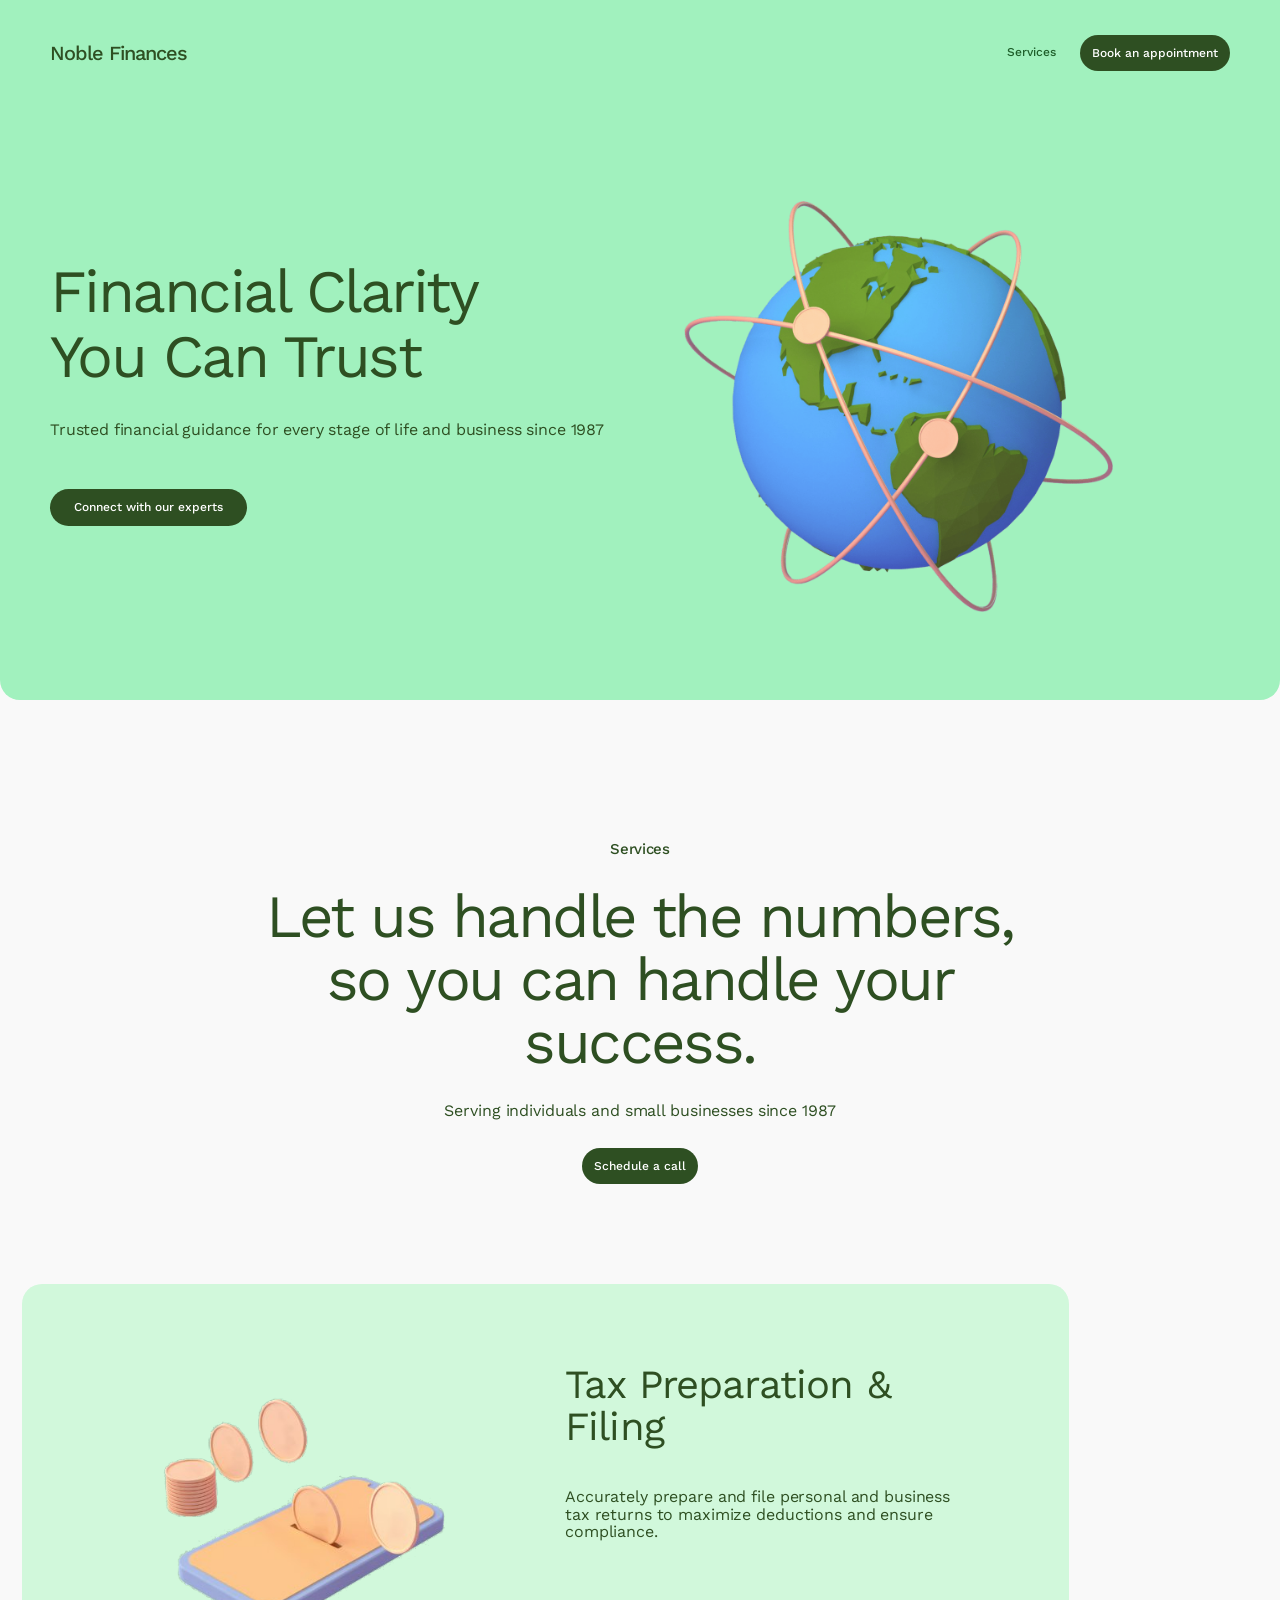
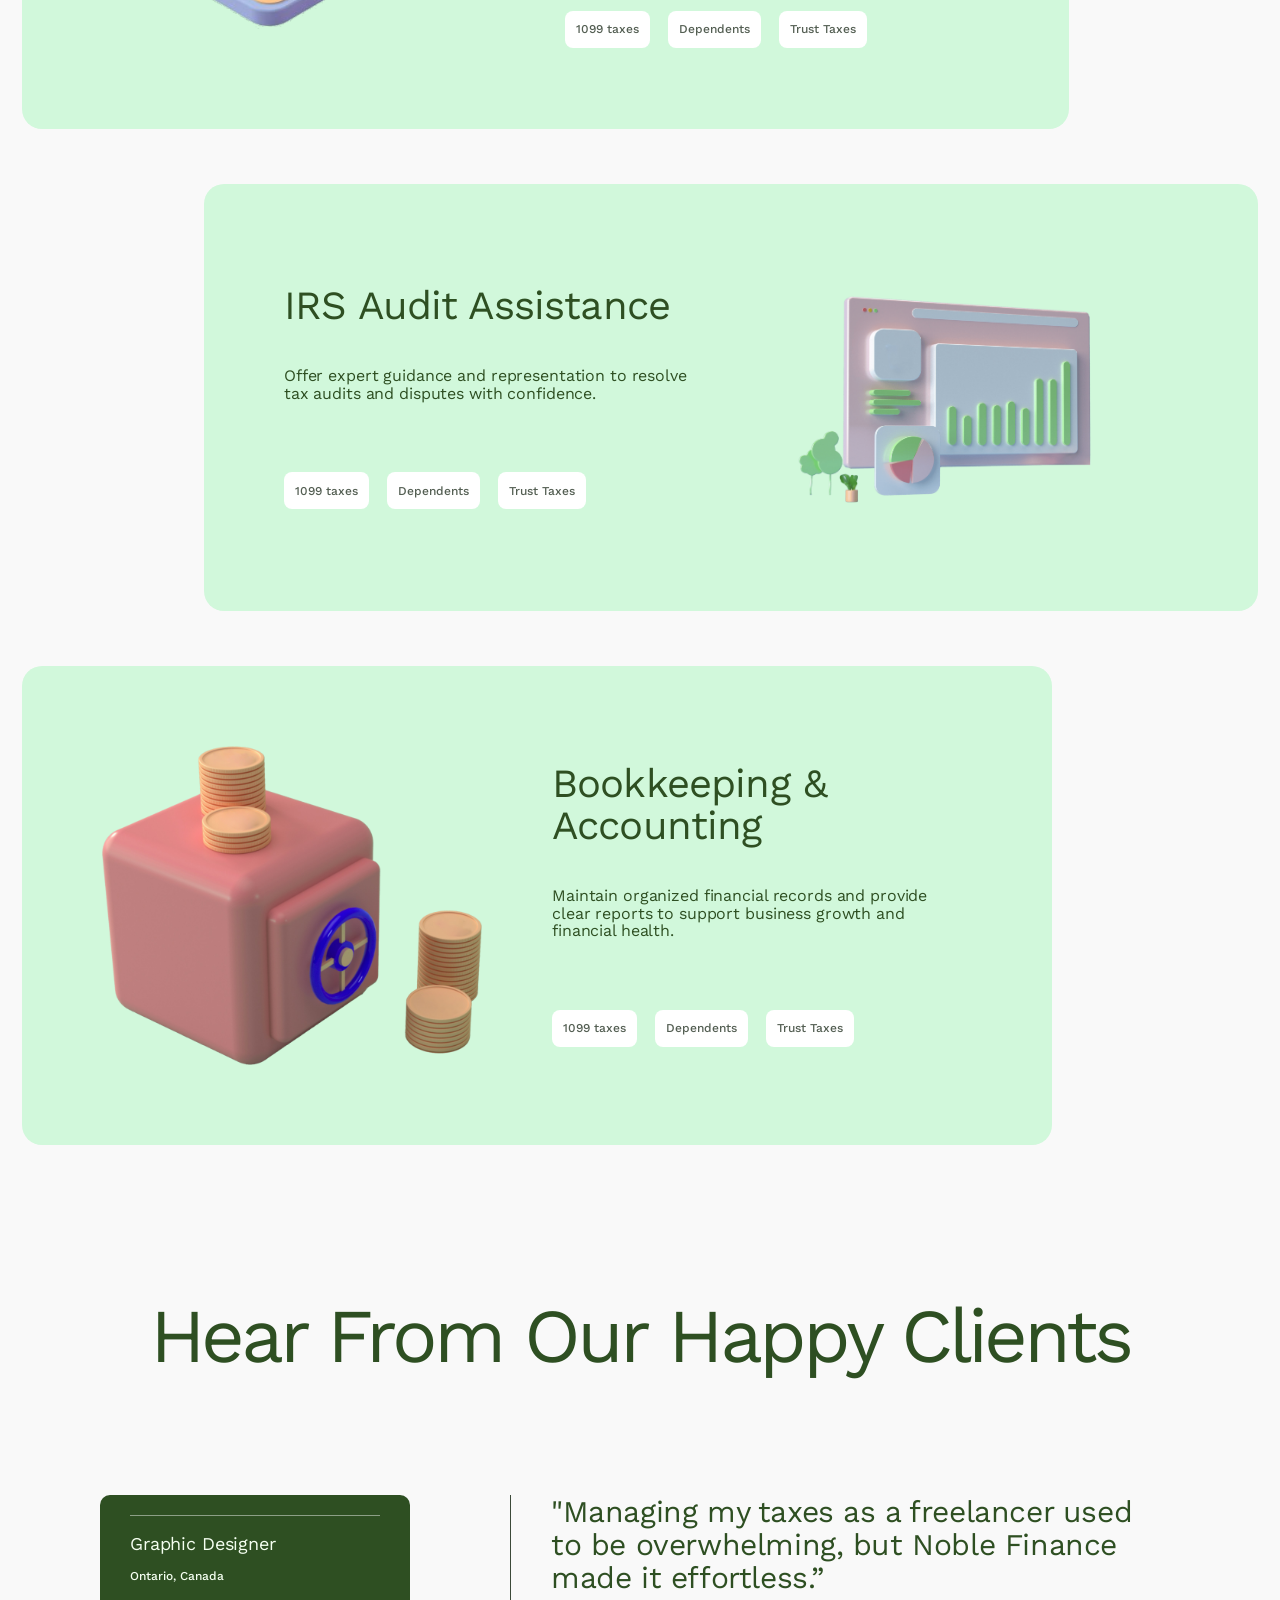
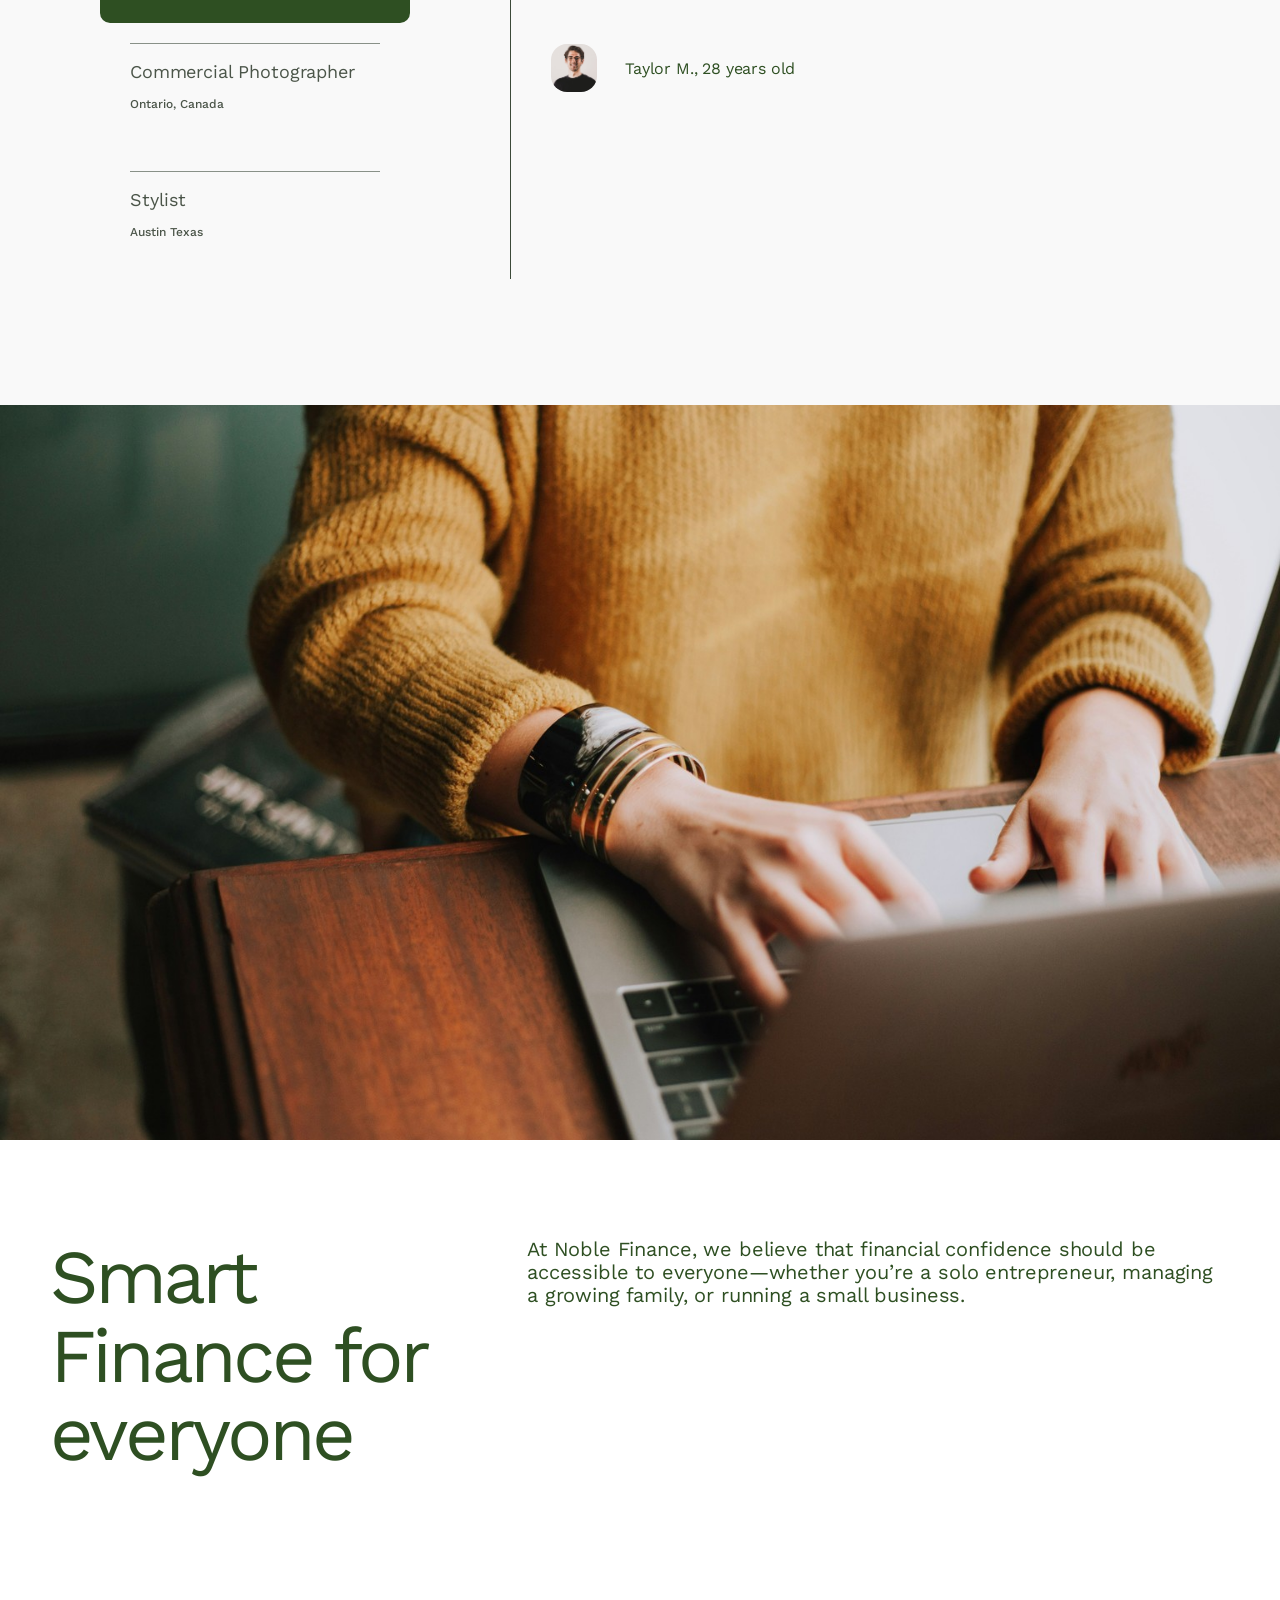
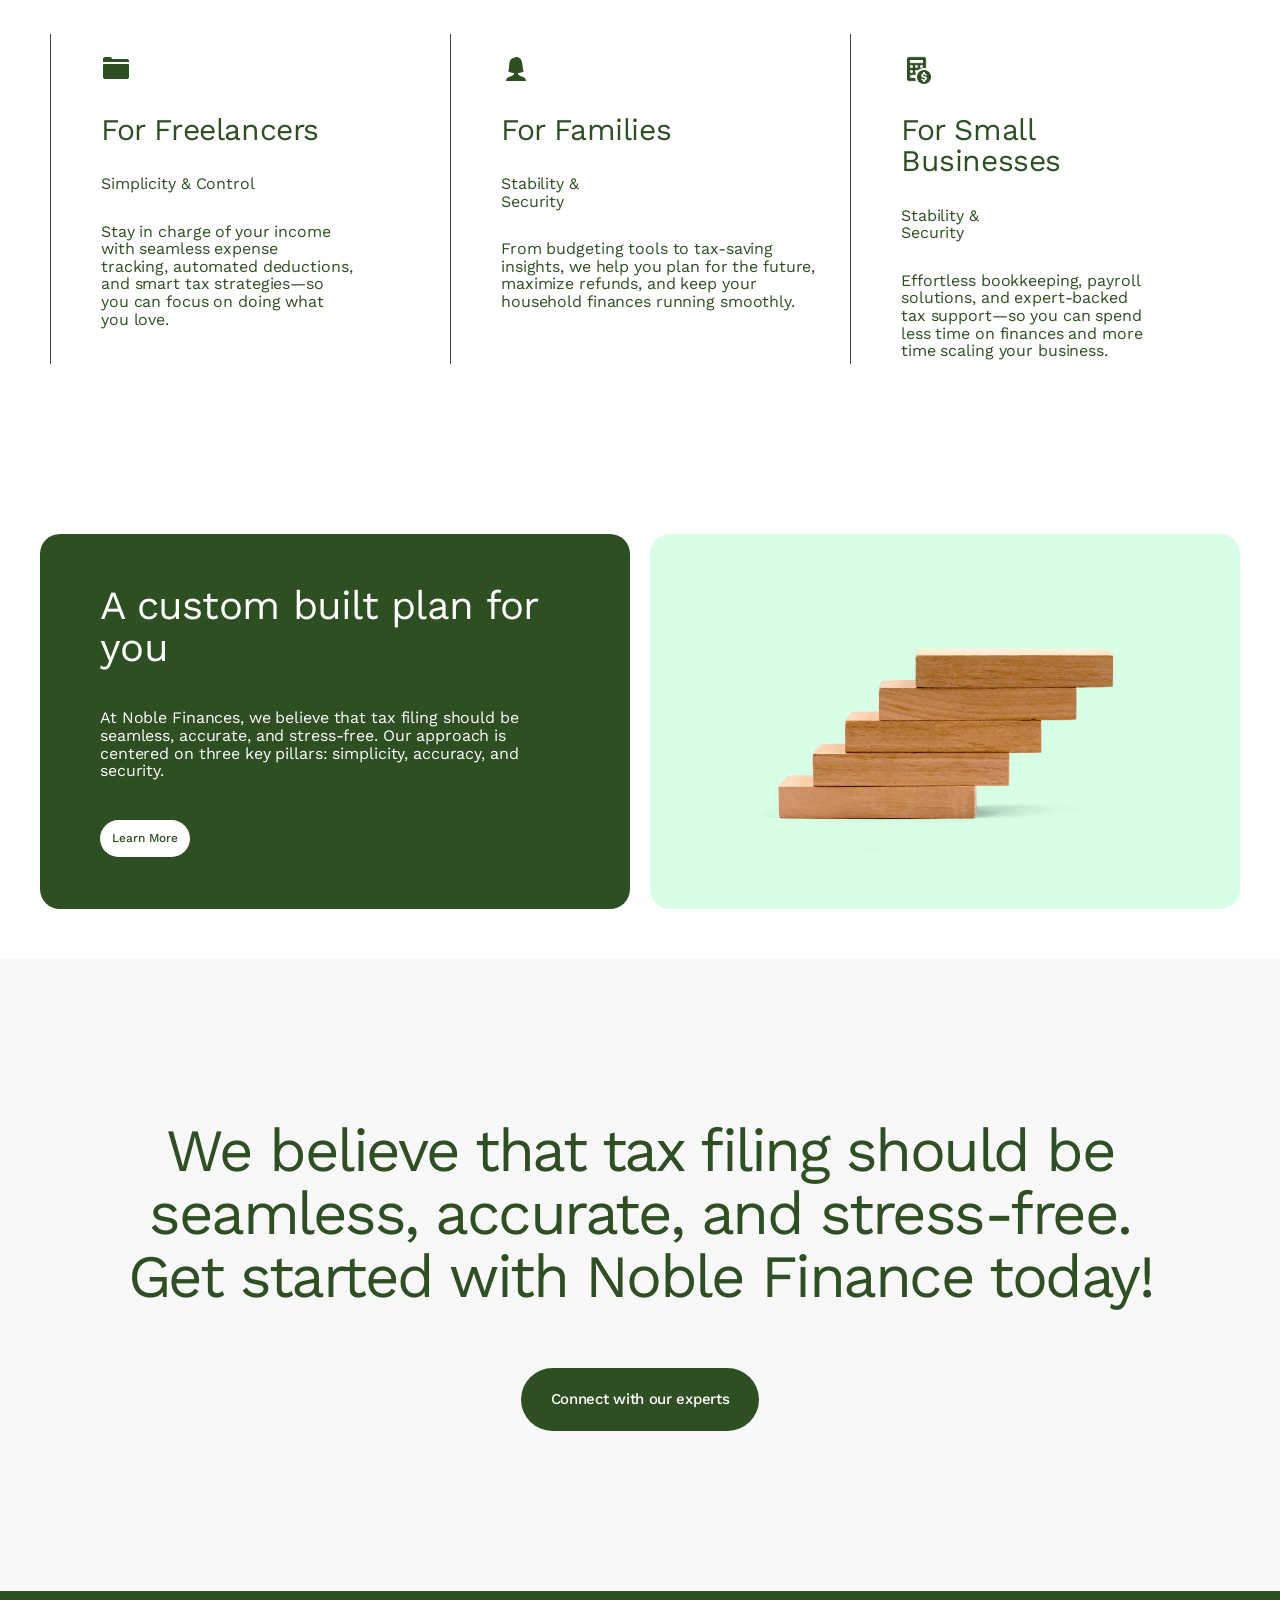
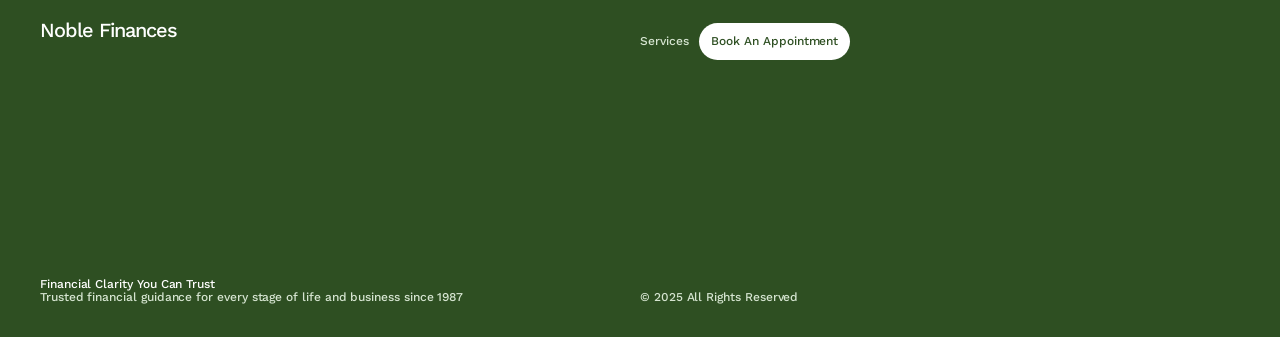
<file: index.html>
<!DOCTYPE html>
<html lang="en">
<head>
  <meta charset="UTF-8">
  <meta name="viewport" content="width=device-width, initial-scale=1">
  <title>Noble Finances Accounting Services</title>
  <meta name="description" content="Trusted financial guidance for every stage of life and business since 1987.">


  <link rel="preconnect" href="https://fonts.googleapis.com">
  <link rel="preconnect" href="https://fonts.gstatic.com" crossorigin>
<link rel="preconnect" href="https://fonts.gstatic.com" crossorigin>
<link href="https://fonts.googleapis.com/css2?family=Work+Sans:ital,wght@0,100..900;1,100..900&display=swap" rel="stylesheet">
  <link rel="stylesheet" href="css/style.css">
</head>
<body>

  <header class="hero" id="top">
    <nav class="nav" aria-label="Main">
      <a class="logo" href="#top">Noble Finances</a>
      <div class="nav__links">
        <a class="nav__link" href="#services">Services</a>
        <a class="btn" href="clocker/clock.html">Book an appointment</a>
      </div>
    </nav>

    <div class="hero__body">
      <div class="hero__text">
        <h1 class="hero__title">Financial Clarity<br> You Can Trust</h1>
        <p class="hero__sub">Trusted financial guidance for every stage of life and business since 1987</p>
        <a class="btn hero__btn" href="#contact">Connect with our experts</a>
      </div>
      <img class="hero__globe" src="images/hero-globe.png" alt="Globe with orbiting rings">
    </div>
  </header>

  <main>

    <section class="services" id="services">
      <div class="services__intro">
        <p class="eyebrow">Services</p>
        <h2 class="h2 services__title">Let us handle the numbers,<br class="br-lg"> so you can handle your<br class="br-lg"> success.</h2>
        <p class="body-text services__sub">Serving individuals and small businesses since 1987</p>
        <a class="btn services__btn" href="#contact">Schedule a call</a>
      </div>

      <div class="services__cards">

       
        <article class="svc svc--1">
          <div class="svc__media">
            <img src="images/tax-preparation.png" alt="Phone with coins dropping in">
          </div>
          <div class="svc__body">
            <h3 class="h3">Tax Preparation &amp; Filing</h3>
            <p class="body-text svc__desc">Accurately prepare and file personal and business tax returns to maximize deductions and ensure compliance.</p>
            <ul class="tags">
              <li class="tag">1099 taxes</li>
              <li class="tag">Dependents</li>
              <li class="tag">Trust Taxes</li>
            </ul>
          </div>
        </article>

        
        <article class="svc svc--2">
          <div class="svc__body">
            <h3 class="h3">IRS Audit Assistance</h3>
            <p class="body-text svc__desc">Offer expert guidance and representation to resolve tax audits and disputes with confidence.</p>
            <ul class="tags">
              <li class="tag">1099 taxes</li>
              <li class="tag">Dependents</li>
              <li class="tag">Trust Taxes</li>
            </ul>
          </div>
          <div class="svc__media">
            <img src="images/audit-dashboard.png" alt="Dashboard with charts and plants">
          </div>
        </article>

        
        <article class="svc svc--3">
          <div class="svc__media">
            <img src="images/bookkeeping-safe.png" alt="Safe surrounded by stacks of coins">
          </div>
          <div class="svc__body">
            <h3 class="h3">Bookkeeping &amp; Accounting</h3>
            <p class="body-text svc__desc">Maintain organized financial records and provide clear reports to support business growth and financial health.</p>
            <ul class="tags">
              <li class="tag">1099 taxes</li>
              <li class="tag">Dependents</li>
              <li class="tag">Trust Taxes</li>
            </ul>
          </div>
        </article>

      </div>
    </section>


    <section class="testimonials" aria-labelledby="testi-title">
      <h2 class="h2 testimonials__title" id="testi-title">Hear From Our Happy Clients</h2>

      <div class="testimonials__inner">

        
        
        <div class="testi-list" role="tablist" aria-label="Client testimonials">
  <button class="testi-item is-active" role="tab" type="button" aria-selected="true"
          data-quote="Managing my taxes as a freelancer used to be overwhelming, but Noble Finance made it effortless."
          data-name="Taylor M., 28 years old"
          data-avatar="images/avatar-taylor.png">
    <span class="testi-item__role">Graphic Designer</span>
    <span class="testi-item__place">Ontario, Canada</span>
  </button>

  <button class="testi-item" role="tab" type="button" aria-selected="false"
          data-quote="From invoicing to tax prep, Noble Finance has been a game-changer for my freelance business."
          data-name="Markus N., 31 years old"
          data-avatar="images/avatar-markus.jpg">
    <span class="testi-item__role">Commercial Photographer</span>
    <span class="testi-item__place">Ontario, Canada</span>
  </button>

  <button class="testi-item" role="tab" type="button" aria-selected="false"
          data-quote="I used to worry about missing deductions, but with Noble Finance, I know I’m maximizing my savings."
          data-name="Margaret L., 24 years old"
          data-avatar="images/avatar-margaret.png">
    <span class="testi-item__role">Stylist</span>
    <span class="testi-item__place">Austin Texas</span>
  </button>
</div>

<figure class="testi-quote" role="tabpanel" aria-live="polite">
  <blockquote class="testi-quote__text" id="quote-text">"Managing my taxes as a freelancer used to be overwhelming, but Noble Finance made it effortless.”</blockquote>
  <figcaption class="testi-author">
    <img class="testi-author__img" id="quote-avatar" src="images/avatar-taylor.png" alt="">
    <span class="testi-author__name" id="quote-name">Taylor M., 28 years old</span>
  </figcaption>
</figure>
    </section>

    <div class="band">
      <img src="images/woman-laptop.jpg" alt="Person in a mustard sweater typing on a laptop">
    </div>

    
    <div class="white-section">

      <section class="smart">
        <h2 class="h2 smart__title">Smart Finance for everyone</h2>
        <p class="body-text smart__text">At Noble Finance, we believe that financial confidence should be accessible to everyone—whether you’re a solo entrepreneur, managing a growing family, or running a small business.</p>
      </section>

      
      
      <section class="pillars">
        <article class="pillar pillar--1">
          <span class="pillar__label"><img src="images/rek.png" alt="rek" class="reker"> </span>
          <h3 class="pillar__title">For Freelancers</h3>
          <p class="body-text pillar__sub">Simplicity &amp; Control</p>
          <p class="body-text pillar__text">Stay in charge of your income with seamless expense<br class="br-lg"> tracking, automated deductions, and smart tax strategies—so you can focus on doing what you love.</p>
        </article>

        <article class="pillar pillar--2">
          <span class="pillar__label"><img src="images/woman.png" alt="reyk" class="reyk"></span>
          <h3 class="pillar__title">For Families</h3>
          <p class="body-text pillar__sub">Stability &amp; Security</p>
          <p class="body-text pillar__text">From budgeting tools to tax-saving insights, we help you plan for the future, maximize refunds, and keep your household finances running smoothly.</p>
        </article>

        <article class="pillar pillar--3">
          <span class="pillar__label"><img src="images/cal.png" alt="cal" class="calc"></span>
          <h3 class="pillar__title">For Small Businesses</h3>
          <p class="body-text pillar__sub">Stability &amp; Security</p>
          <p class="body-text pillar__text">Effortless bookkeeping, payroll solutions, and expert-backed tax support—so you can spend less time on finances and more time scaling your business.</p>
        </article>
      </section>

      <section class="plan">
        <div class="plan__card">
          <h2 class="h3">A custom built plan for you</h2>
          <p class="body-text">At Noble Finances, we believe that tax filing should be seamless, accurate, and stress-free. Our approach is centered on three key pillars: simplicity, accuracy, and security.</p>
          <a class="btn btn--light" href="#contact">Learn More</a>
        </div>
        <div class="plan__media">
          <img src="images/stacked-wood.png" alt="Stacked wood sticks">
        </div>
      </section>

    </div>

 
    <section class="cta">
      <h2 class="h2 cta__title">We believe that tax filing should be seamless, accurate, and stress-free. Get started with Noble Finance today!</h2>
      <a class="btn btn--cta" href="#contact">Connect with our experts</a>
    </section>

  </main>

 
  <footer class="footer" id="contact">
    <div class="footer__row footer__row--top">
      <a class="logo footer__logo" href="#top">Noble Finances</a>
      <nav class="footer__nav" aria-label="Footer">
        <a href="#services">Services</a>
        <a class="btn btn--light" href="#contact">Book An Appointment</a>
      </nav>
    </div>

    <div class="footer__row footer__row--bottom">
      <p class="footer__tagline">
        <strong>Financial Clarity You Can Trust</strong>
        Trusted financial guidance for every stage of life and business since 1987
      </p>
      <p>© 2025 All Rights Reserved</p>
    </div>
  </footer>

  <script src="js/main.js"></script>
</body>
</html>
</file>
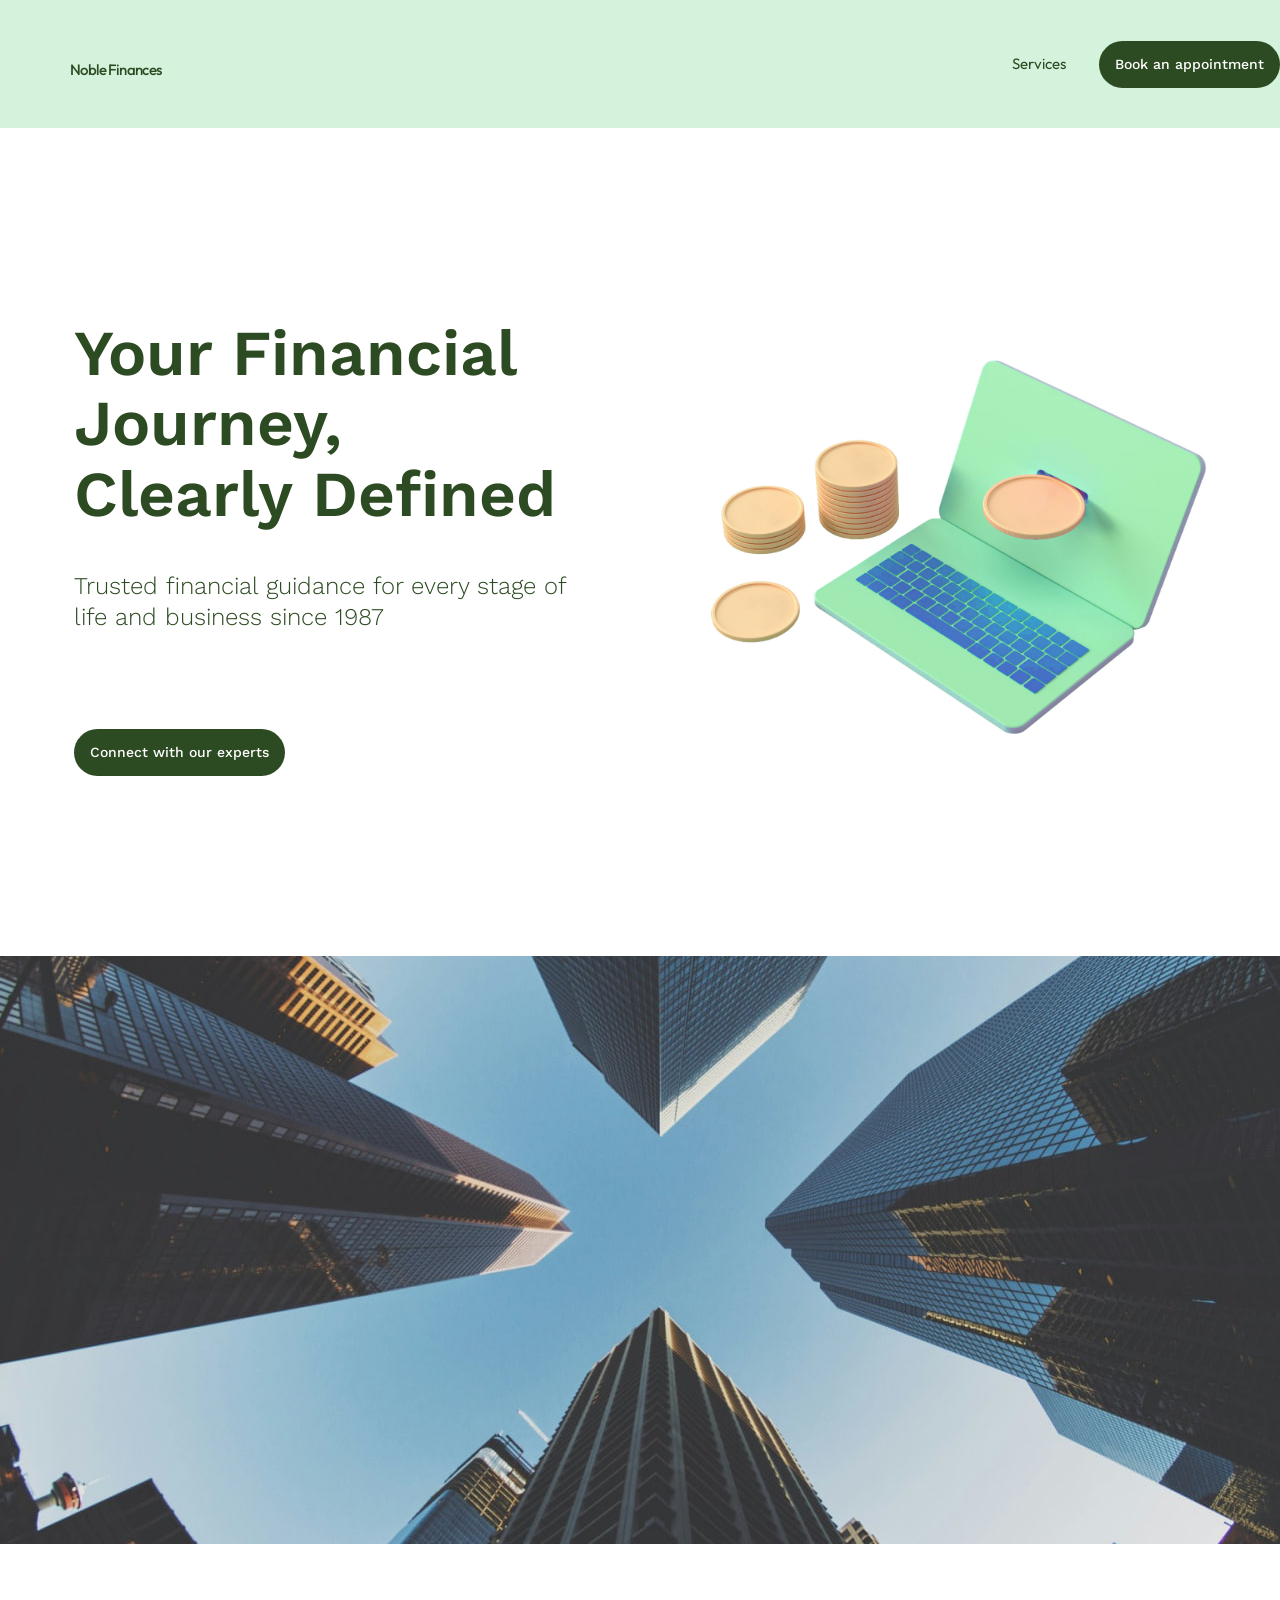
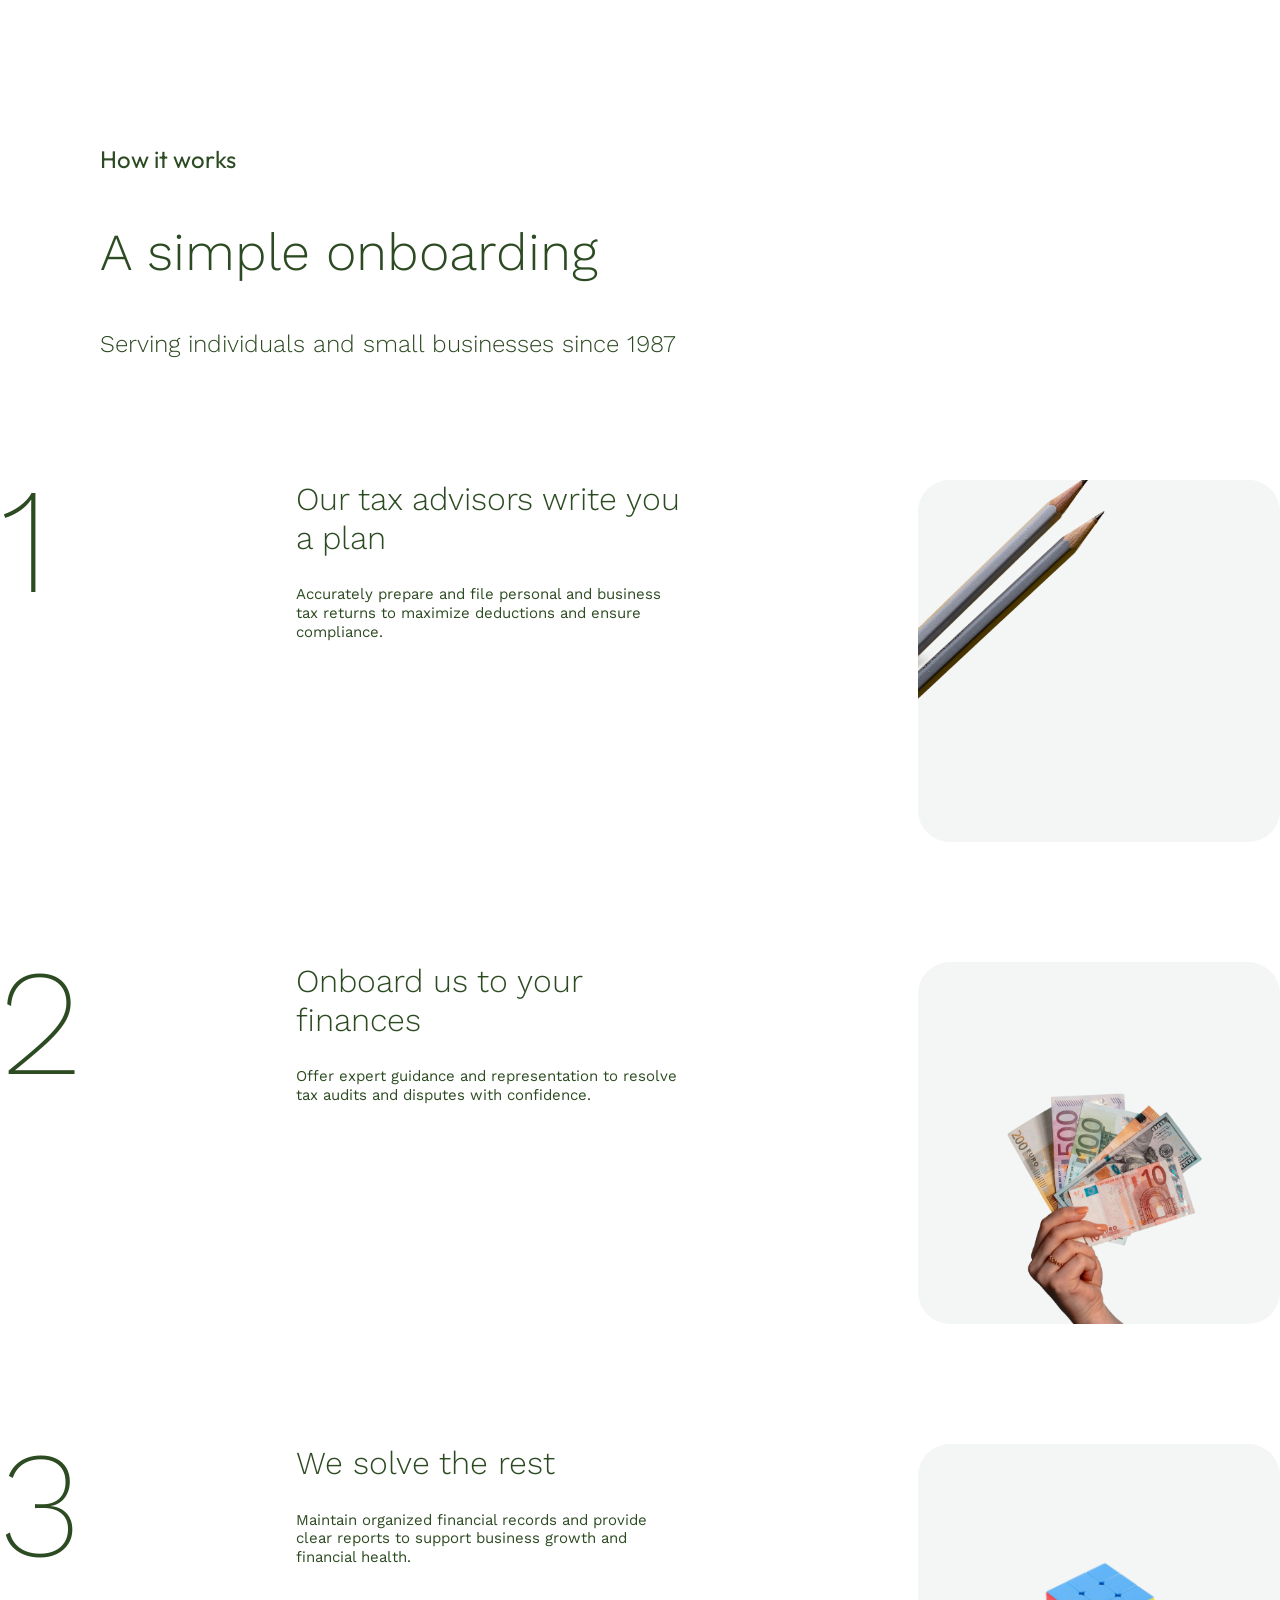
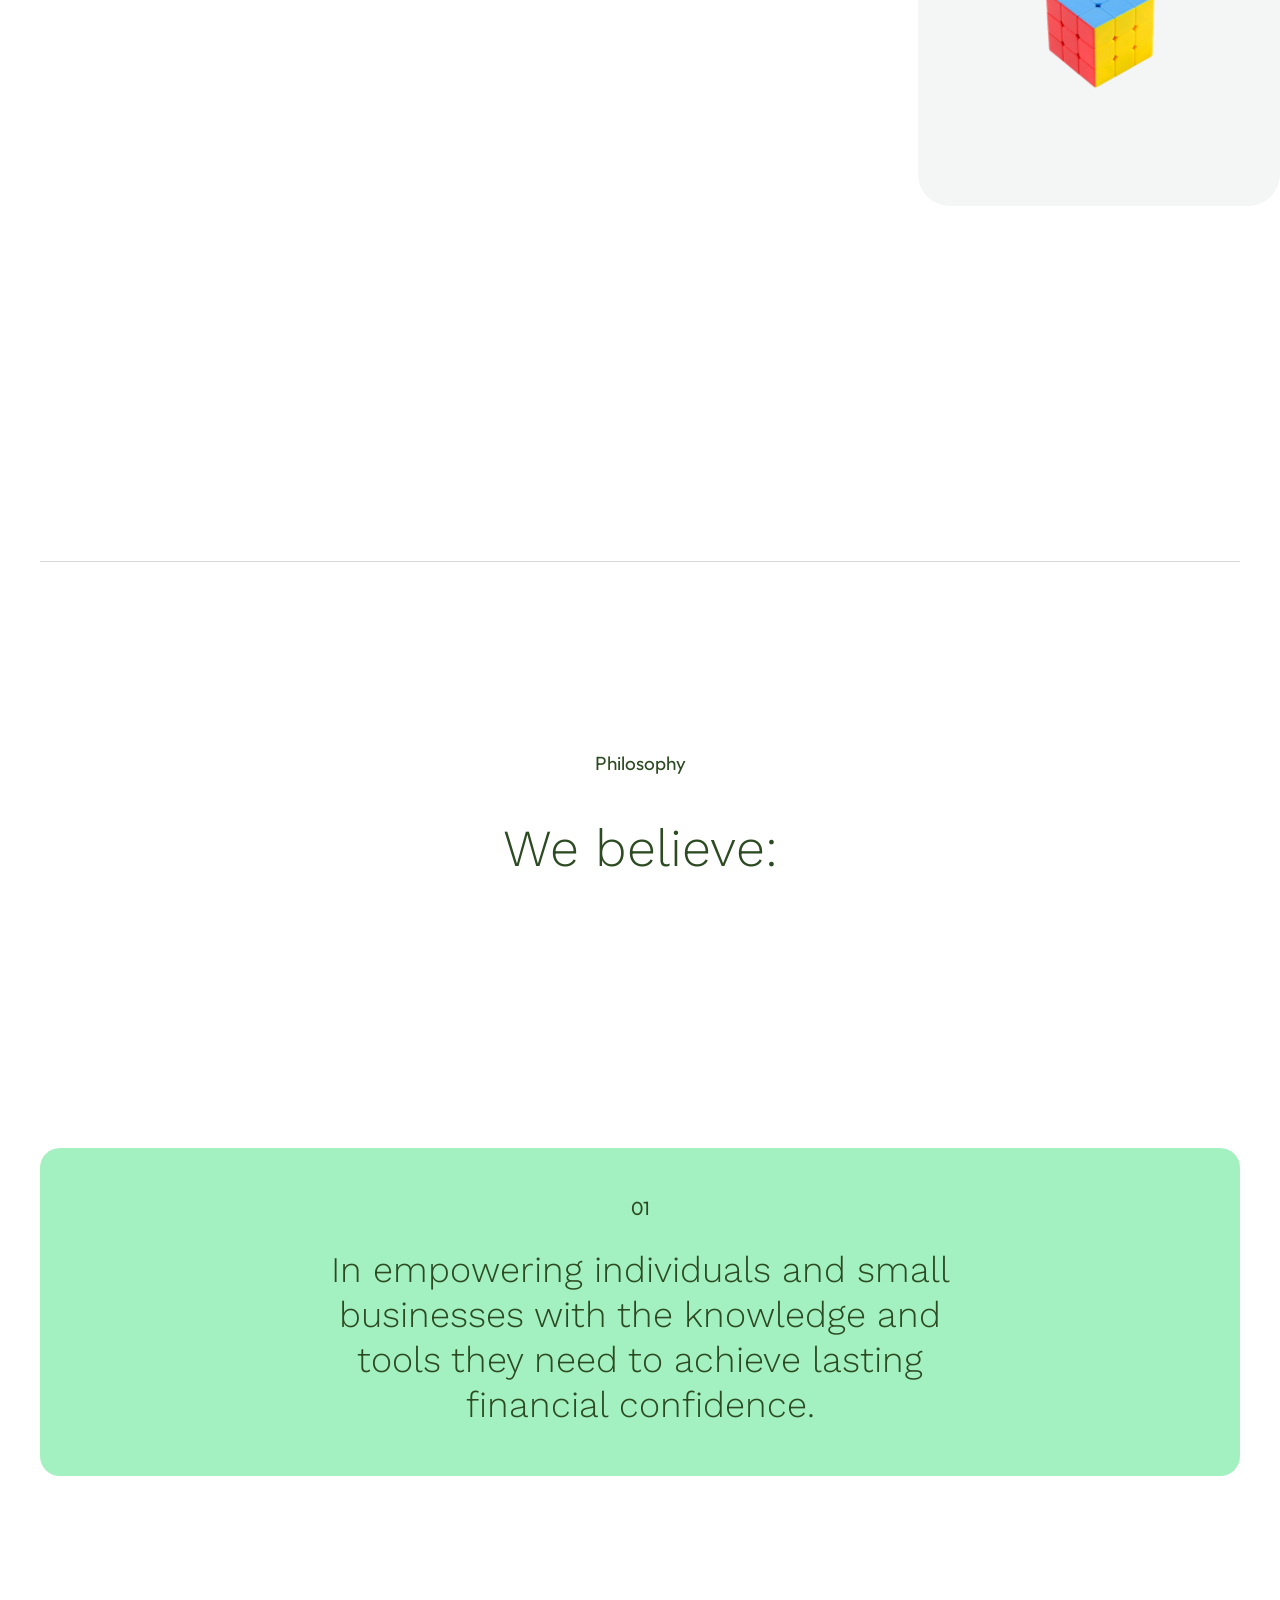
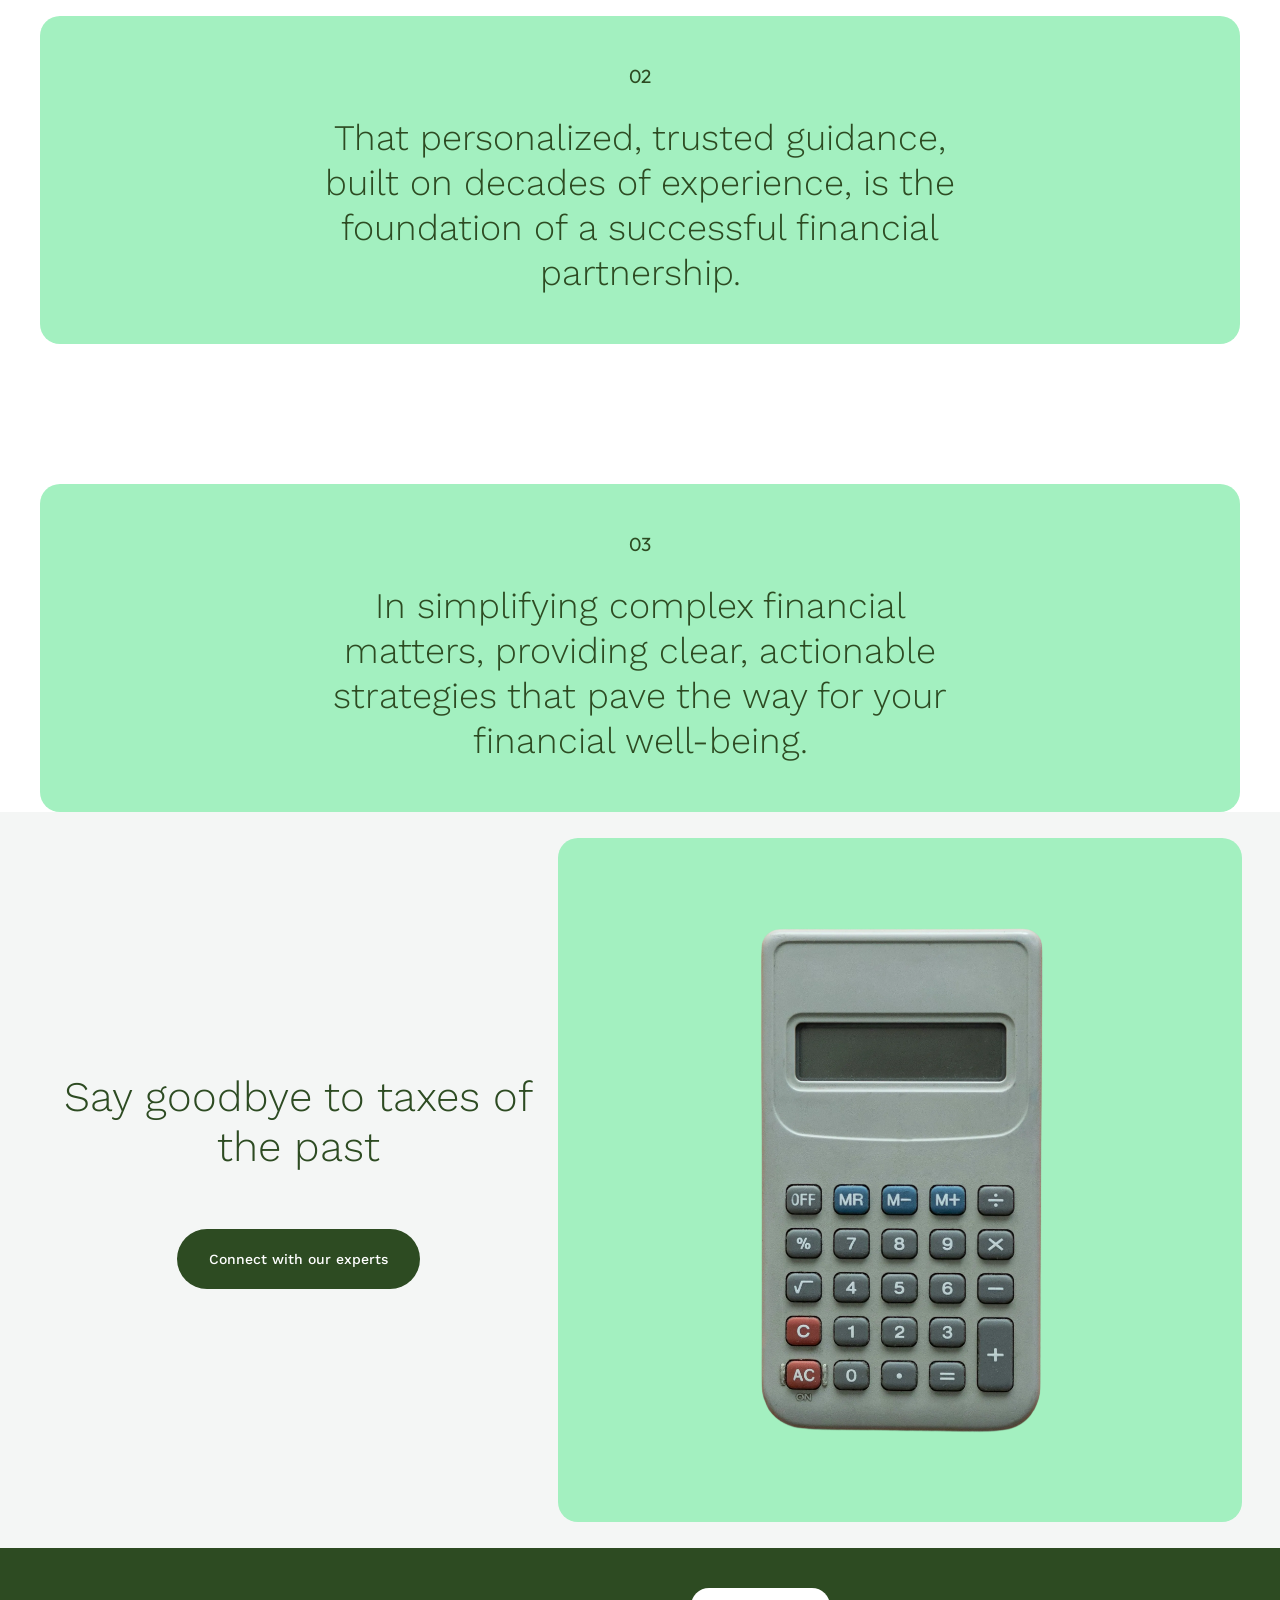
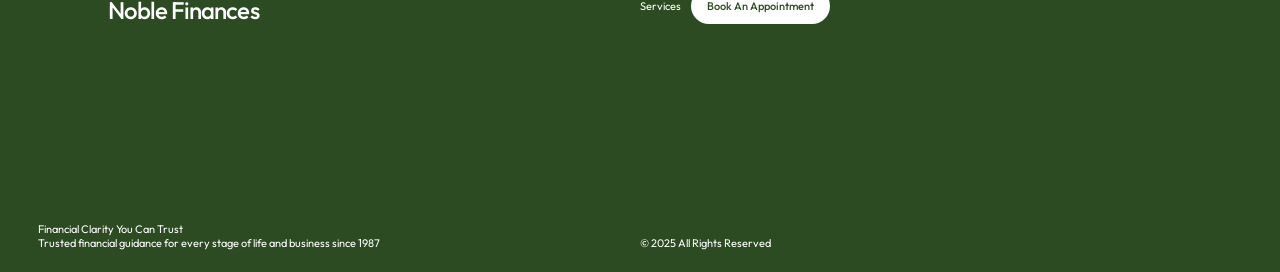
<file: nuke/nuke.html>
<!DOCTYPE html>
<html lang="en">
<head>
  <meta charset="utf-8">
  <meta name="viewport" content="width=device-width, initial-scale=1">
  <title>Noble Finances Accounting Services Page</title>
  <meta name="description" content="Trusted financial guidance for every stage of life and business since 1987.">
  <link rel="preconnect" href="https://fonts.googleapis.com">
  <link rel="preconnect" href="https://fonts.gstatic.com" crossorigin>
  <link href="https://fonts.googleapis.com/css2?family=Outfit:wght@400;500&family=Work+Sans:wght@300;400&display=swap" rel="stylesheet">
  <link rel="stylesheet" href="nuke.css">
</head>
<body>

  <header class="site-header">
    <div class="header-row">
      <a class="logo" href="#top" aria-label="Noble Finances home">Noble Finances</a>
      <nav class="nav" aria-label="Main">
        <a class="nav-link is-current" href="#top" aria-current="page">Services</a>
        <a class="btn" href="../index.html">Book an appointment</a>
      </nav>
    </div>
  </header>

  <main id="top">

  
    <section class="hero">
      <div class="container hero-grid">
        <div class="hero-copy">
          <h1 class="hero-title">Your Financial<br>Journey,<br>Clearly Defined</h1>
          <p class="hero-sub">Trusted financial guidance for every stage of life and business since 1987</p>
          <a class="btn" href="#book">Connect with our experts</a>
        </div>
        <img class="hero-art" src="lappy.jpg" width="875" height="662"
             alt="3D illustration of a green laptop with stacks of gold coins">
      </div>
    </section>

    <div class="skyline-wrap">
      <img class="skyline" src="skyskrapper.jpg" width="1536" height="1024"
           alt="Glass skyscrapers seen from street level, looking up at the sky">
    </div>

 <section class="how">
  <div class="wide">
    <div class="how-intro how-intro--after">
      <p class="eyebrow">How it works</p>
      <h2 class="h-section">A simple onboarding</h2>
      <p class="lead">Serving individuals and small businesses since 1987</p>
    </div>
  </div>
</section>
    

          <article class="step">
            <span class="step-num">1</span>
            <div class="step-copy">
              <h3 class="h-step">Our tax advisors write you a plan</h3>
              <p class="lead">Accurately prepare and file personal and business tax returns to maximize deductions and ensure compliance.</p>
            </div>
            <div class="step-zoom">
  <img class="step-img" src="pencils.png" alt="Two grey pencils">
              </div>
          </article>

          <article class="step">
            <span class="step-num">2</span>
            <div class="step-copy">
              <h3 class="h-step">Onboard us to your finances</h3>
              <p class="lead">Offer expert guidance and representation to resolve tax audits and disputes with confidence.</p>
            </div>
          <div class="step-zoom step-zoom--plain">
  <img class="step-img" src="cashh.png" alt="A hand holding a fan of euro banknotes">
</div>
          </article>

          <article class="step">
            <span class="step-num">3</span>
            <div class="step-copy">
              <h3 class="h-step">We solve the rest</h3>
              <p class="lead">Maintain organized financial records and provide clear reports to support business growth and financial health.</p>
            </div>
            <div class="step-zoom">
  <div class="step-zoom step-zoom--plain">
  <img class="step-img" src="cube.png" alt="A red and blue puzzle cube">
</div>
          </article>

        </div>
      </div>
    </section>

   




  
    
    <section class="philosophy">
      <div class="wide">
        <hr class="rule">
        <div class="philosophy-inner">
          <p class="label-sm">Philosophy</p>
          <h2 class="h-section">We believe:</h2>
          <ol class="beliefs">
            <li class="belief">
              <span class="belief-num">01</span>
              <p class="belief-text">In empowering individuals and small businesses with the knowledge and tools they need to achieve lasting financial confidence.</p>
            </li>
            <li class="belief">
              <span class="belief-num">02</span>
              <p class="belief-text">That personalized, trusted guidance, built on decades of experience, is the foundation of a successful financial partnership.</p>
            </li>
            <li class="belief">
              <span class="belief-num">03</span>
              <p class="belief-text">In simplifying complex financial matters, providing clear, actionable strategies that pave the way for your financial well-being.</p>
            </li>
          </ol>
        </div>
      </div>
    </section>

  

    <section class="cta" id="book">
      <div class="cta-grid">
        <div class="cta-copy">
          <h2 class="h-cta">Say goodbye to taxes of the past</h2>
          <a class="btn" href="#book">Connect with our experts</a>
        </div>
        <img class="cta-img" src="calculator.png" width="1000" height="1001" alt="Grey pocket calculator">
      </div>
    </section>

  </main>

  <footer class="site-footer">
    <div class="footer-grid">

      <div class="footer-col">
        <a class="logo footer-logo" href="#top" aria-label="Noble Finances home">Noble Finances</a>
        <div class="footer-tag">
          <p>Financial Clarity You Can Trust</p>
          <p>Trusted financial guidance for every stage of life and business since 1987</p>
        </div>
      </div>

      <div class="footer-col">
        <nav class="footer-nav" aria-label="Footer">
          <a class="nav-link-foot" href="#top">Services</a>
          <a class="nav-link-foot is-accent" href="#book">Book An Appointment</a>
        </nav>
        <p class="footer-copy">© 2025 All Rights Reserved</p>
      </div>

    </div>
  </footer>
</body>
</html>
</file>
<file: css/style.css>
:root {

  --green:        #2e4f22;  
  --mint:         #a1f1be;   
  --mint-soft:    #d1f8db;   
  --page:         #f9f9f9;   
  --white:        #ffffff;   
  --cta-bg:       #f8f8f8;   
  --nav-link:     #1f5f2b;   
  --muted:        #4b5549;   
  --tag-text:     #545f53;   
  --line:         rgba(46, 60, 44, 0.55);  
  --line-strong:  #3f483c;   
  --divider:      #3c4a39;   
  --on-dark:      #f5fff1;   
  --on-dark-line: rgba(255, 255, 255, 0.45);
  --font-main: "Work Sans", "Helvetica Neue", Arial, sans-serif;
  --font-logo: "DM Sans", "Work Sans"

, "Helvetica Neue", Arial, sans-serif;
  --font-placeholder: Calibri, Carlito, "Segoe UI", Arial, sans-serif; 

  --page-pad: 50px;         

  
  --radius-hero:   20px;     
  --radius-card:   20px;    
  --radius-plan:   24px;     
  --radius-tag:    8px;
  --radius-active: 10px;     
  --radius-avatar: 16px;
  --radius-pill:   999px;    


  --fs-logo: 24px;       --ls-logo: -0.05em;
  --fs-logo-footer: 31px;
  --fs-hero: 100px;      --lh-hero: 50px;    --ls-hero: -0.06em;
  --fs-h2:   76px;       --lh-h2:   78.5px;   --ls-h2:   -0.052em;
  --fs-h3:   50px;       --lh-h3:   52px;     --ls-h3:   -0.021em;
  --fs-pillar: 38px;     --lh-pillar: 40px;   --ls-pillar: -0.024em;
  --fs-quote: 36px;      --lh-quote: 41px;    --ls-quote: 0em;
  --fs-body: 20px;       --lh-body: 23px;     --ls-body: -0.0075em;
  --fs-eyebrow: 18px;
  --fs-nav: 15px;
  --fs-btn: 12px;
  --fs-btn-cta: 18px;
  --fs-tag: 15px;
  --fs-testi-title: 22px;
  --fs-testi-sub: 15px;
  --fs-name: 20px;
  --fs-footer: 15px;     --lh-footer: 16px;
  --fs-placeholder-label: 20px;  

  
  --btn-h: 47px;
  --btn-pad-x: 16px;
  --btn-cta-h: 80px;
  --btn-cta-pad-x: 38px;

  
  --hero-h: 700px;
  --hero-nav-top: 39px;
  --nav-shift: -10px;
  --hero-nav-gap: 38px;
  --hero-title-shift: 18px;  
  --hero-body-top: 95px;    
  --hero-title-w: 780px;     
  --hero-globe-w: 429px; 
  --hero-gap: 80px;   
  --hero-title-ls: -3px; 

  
  --services-pad-top: 142px;
  --services-title-w: 980px;
  --services-cards-gap: 55px;
  --services-title-fs: 60px;
--services-title-lh: 63px;

  
  --svc-pad: 40px;           
  --svc-gap: 88px;           
  --svc2-gap: 78px;          
  --tag-h: 42px;
  --tag-gap: 18px;
  --tag-pad-x: 11px;
  --tags-top: 88px;
  --tags-shift: -40px;
  

  
  --svc1-w: 81.83%;  --svc1-ml: 1.72%;  --svc1-img: 485px;  --svc1-h: auto;
  --svc2-w: 82.35%;  --svc2-ml: 15.93%;  --svc2-img: 506px;
  --svc2-h: auto;  --svc3-h: auto; 
  --svc3-w: 80.50%;  --svc3-ml: 1.72%;   --svc3-img: 473px;  

 
  --testi-pad-top: 152px;
  --testi-pad-bottom: 126px;
  --testi-gap-top: 120px;     /* was 148px */
--testi-list-w: 310px;      /* was 380px */
--testi-item-h: 128px;      /* was 159px */
--testi-col-gap: 100px;     /* was 128px */
--testi-quote-pad: 40px;    /* was 32px */
--testi-quote-w: 655px;     /* was 740px */
--avatar-w: 46px;  --avatar-h: 48px;   /* was 58px / 60px */
  
  --band-h: 735px;
  --band-pos: 50% 50%;      


  --smart-pad-top: 98px;
  --smart-right-w: 703px;    
  --pillars-margin-top: 160px;   /* was 198px */
--pillars-gap: 20px;           /* was 25px */
--pillar-h: 330px;             /* was 411px */
--pillar-pad-left: 50px;       /* was 60px */
--pillar-pad-top: 20px;        /* was 32px */
 
  --plan-margin-top: 213px;
  --plan-gap: 30px;
  --plan-pad-y: 61px;
  --plan-pad-x: 72px;
  --plan-text-w: 530px;
  --plan-pad-bottom: 65px;

 
  --cta-pad-top: 193px;
  --cta-pad-bottom: 196px;
  --cta-title-w: 1240px;


  --footer-min-h: 350px;
  --footer-pad-top: 44px;
  --footer-pad-bottom: 35px;
}


*, *::before, *::after { box-sizing: border-box; }

html { scroll-behavior: smooth; }

body {
  margin: 0;
  background: var(--page);
  color: var(--green);
  font-family: var(--font-main);
  font-weight: 400;
  font-size: var(--fs-body);
  line-height: var(--lh-body);
  letter-spacing: var(--ls-body);
  -webkit-font-smoothing: antialiased;
}

h1, h2, h3, h4, p, ul, blockquote, figure { margin: 0; padding: 0; }
ul { list-style: none; }
img { display: block; max-width: 100%; }
a { color: inherit; text-decoration: none; }

:focus-visible { outline: 2px solid var(--green); outline-offset: 3px; }

.visually-hidden {
  position: absolute; width: 1px; height: 1px; overflow: hidden;
  clip: rect(0 0 0 0); white-space: nowrap;
}


.h2 {
  font-size: var(--fs-h2);
  line-height: var(--lh-h2);
  letter-spacing: var(--ls-h2);
  font-weight: 400;
}
.h3 {
  font-size: var(--fs-h3);
  line-height: var(--lh-h3);
  letter-spacing: var(--ls-h3);
  font-weight: 400;
}
.body-text {
  font-size: var(--fs-body);
  line-height: var(--lh-body);
  letter-spacing: var(--ls-body);
}


.btn {
  display: inline-flex;
  align-items: center;
  justify-content: center;
  padding: 12px;
  border-radius: var(--radius-pill);
  background-color: var(--green);
  color: var(--white);
  font-family: var(--font-main);
  font-size: var(--fs-btn);
  font-weight: 500;
  line-height: 1;
  letter-spacing: 0;
  white-space: nowrap;
  transition: transform 1s ease,

}
.btn:hover {
  background-color: var(--white);
  color: var(--green);
  }
.btn:active { transform: translateY(1px); }

.btn--light { background: var(--white); color: var(--green); }

.btn--cta {
  height: var(--btn-cta-h);
  padding: 0 var(--btn-cta-pad-x);
  font-family: var(--font-logo);
  font-size: var(--fs-btn-cta);
}

.hero {
  display: flex;
  flex-direction: column;
  height: var(--hero-h);
  padding: var(--hero-nav-top) 0 0;
  background: var(--mint);
  border-radius: 0 0 var(--radius-hero) var(--radius-hero);
}

.nav {
  position: relative;
  top: var(--nav-shift);
  display: flex;
  align-items: center;
  justify-content: space-between;
  height: var(--btn-h);
  padding: 0 var(--page-pad);
}
.logo {
  font-family: var(--font-logo);
  font-size: 20px;
  font-weight: 500;
  letter-spacing: var(--ls-logo);
  line-height: 1;
  white-space: nowrap;
}

.nav__links { 
  display: flex; 
  align-items: center; 
  gap: 24px;
}
.nav__link  { 
  color: var(--nav-link); 
  font-size: 12px; 
  font-weight: 500;
  letter-spacing: 0;
  text-decoration: none;
}
.hero__body.nav__link:hover { 
  text-decoration: none; 
  text-underline-offset: 4px; 
}

.hero__body {
  flex: 1;
  display: flex;
  align-items: flex-start;
  justify-content: flex-start;
gap: var(--hero-gap);
  padding: 0 var(--page-pad);
  margin-top: var(--hero-body-top);
}

.hero__text { flex: 0 1 auto; }

.hero__title {
  max-width: var(--hero-title-w);
  font-size: 80px;
 line-height: 80px;
  letter-spacing: var(--ls-hero);
  font-weight: 400;
  height: 160px;
  width: 674px;
  font-family: "work Sans",sans-serif;
  letter-spacing: var(--hero-title-ls);
  position: relative;
  top: var(--hero-title-shift);
  
}
.hero__sub    { margin-top: 27px; font-size:16px; }
.hero__btn    { display: flex; width: fit-content; margin-top: 62px;}

.hero__globe {
  flex: 0 1 var(--hero-globe-w);
  width: var(--hero-globe-w);
  height: auto;
}

.services {
  padding-top: var(--services-pad-top);
}

.services__intro {
  display: flex;
  flex-direction: column;
  align-items: center;
  text-align: center;
  gap: 28px;
  padding: 0 var(--page-pad);
}

.eyebrow {
  font-family: var(--font-logo);
  font-size: 15px;
  font-weight: 500;
  line-height: 15px;
  letter-spacing: -0.3px;
}

.services__title {
  max-width: var(--services-title-w);
  margin-top: 0;
  font-size: var(--services-title-fs);
  line-height: var(--services-title-lh);
  letter-spacing: -0.042em;
}

.services__sub {
  margin-top: 0;
  font-size: 16px;
  line-height: 17.6px;
  letter-spacing: -0.1152px;
}

.services__btn { margin-top: 0; }
.services__cards {
  display: flex;
  flex-direction: column;
  gap: var(--services-cards-gap);
  margin-top: 100px;
  height: auto;
  max-width: 100%;
}

.svc {
  display: flex;
  align-items: center;
  gap: var(--svc-gap);
 box-sizing: border-box;
  padding: var(--svc-pad);
  background: var(--mint-soft);
  border-radius: var(--radius-card);
  width: var(--svc-w);
  margin-left: var(--svc-ml);
  max-width: calc(100% - var(--svc-ml));
}
.svc--1 { --svc-w: var(--svc1-w); --svc-ml: var(--svc1-ml); --svc-img: var(--svc1-img); }
.svc--2 { --svc-w: var(--svc2-w); --svc-ml: var(--svc2-ml); --svc-img: var(--svc2-img); gap: var(--svc2-gap); }
.svc--3 { --svc-w: var(--svc3-w); --svc-ml: var(--svc3-ml); --svc-img: var(--svc3-img); }

.svc__media {
  flex: 0 1 var(--svc-img);
  min-width: 0;
}
.svc__media img { width: 393px; height:285.217px; }

.svc__body {
  flex: 1 1 0;
  min-width: 0;
  display: flex;
  flex-direction: column;
  width: 393px;
  height: 284px;
}
.svc__desc { margin-top: 48px; }

.tags {
  display: flex;
  flex-wrap: wrap;
  gap: var(--tag-gap);
  margin-top: var(--tags-top);
  position: relative;
  top: var(--tags-shift);
}
.tag {
  display: inline-flex;
  align-items: center;
  height: var(--tag-h);
  padding: 0 var(--tag-pad-x);
  border-radius: var(--radius-tag);
  background: var(--white);
  color: var(--tag-text);
  font-size: var(--fs-tag);
  font-weight: 500;
  letter-spacing: 0;
  line-height: 1;
  transition: background-color 1s ease, color 1s ease;
}
.tag:hover {
  background: var(--mint);
  color: var(--green);
}

.testimonials {
  padding: var(--testi-pad-top) 0 var(--testi-pad-bottom);
}

.testimonials__title { text-align: center; padding: 0 var(--page-pad); }

.testimonials__inner {
  display: grid;
  grid-template-columns: var(--testi-list-w) minmax(0, 1fr);
  column-gap: var(--testi-col-gap);
  margin-top: var(--testi-gap-top);
  margin-left: var(--testi-left);
  max-width: calc(var(--testi-list-w) + var(--testi-col-gap) + var(--testi-quote-w) + var(--page-pad));
  padding-right: var(--page-pad);
}

.testi-list { display: flex; flex-direction: column; }

.testi-item {
  position: relative;
  display: flex;               
  flex-direction: column;
  align-items: stretch;
  justify-content: flex-start;
  width: 100%;
  height: var(--testi-item-h);
  padding: 25px 35px 0;
  border: 0;
  border-radius: var(--radius-active);
  background: transparent;
  color: var(--muted);
  font-family: inherit;
  text-align: left;
  cursor: pointer;
  transition: background-color .2s ease, color .2s ease;
}
.testi-item::before {           
  content: "";
  display: block;
  height: 1px;
  margin-bottom: 22px;
  background: var(--line);
}
.testi-item__role {
  display: block;
  font-size: var(--fs-testi-title);
  line-height: 26px;
  letter-spacing: 0;
}
.testi-item__place {
  display: block;
  margin-top: 18px;
  font-size: var(--fs-testi-sub);
  line-height: 18px;
  font-weight: 500;
  letter-spacing: 0;
}
.testi-item:hover:not(.is-active) { color: var(--green); }
.testi-item.is-active {
  background: var(--green);
  color: var(--on-dark);
}
.testi-item.is-active::before { background: var(--on-dark-line); }

.testi-quote {
  border-left: 1.5px solid var(--divider);
  padding-left: var(--testi-quote-pad);
}
.testi-quote__text {
  padding-left: var(--quote-hang);
  text-indent: calc(var(--quote-hang) * -1);
  font-size: var(--fs-quote);
  line-height: var(--lh-quote);
  letter-spacing: var(--ls-quote);
}
.testi-author {
  display: flex;
  align-items: center;
  gap: 35px;
  margin-top: 63px;
  padding-left: var(--quote-hang);
}
.testi-author__img {
  width: var(--avatar-w);
  height: var(--avatar-h);
  border-radius: var(--radius-avatar);
  object-fit: cover;
}
.testi-author__name { font-size: var(--fs-name); letter-spacing: -0.01em; }

.band { height: var(--band-h); overflow: hidden; }
.band img {
  width: 100%;
  height: 100%;
  max-width: none;
  object-fit: cover;
  object-position: var(--band-pos);
}

.white-section {
  background: var(--white);
  padding: var(--smart-pad-top) var(--page-pad) var(--plan-pad-bottom);
}

.smart {
  display: grid;
  grid-template-columns: minmax(0, 1fr) var(--smart-right-w);
  align-items: start;
}
.smart__text { padding-top: 0; }

.pillars {
  display: grid;
  grid-template-columns: repeat(3, minmax(0, 1fr));
  gap: var(--pillars-gap);
  margin-top: var(--pillars-margin-top);
}

.pillar {
  --title-w: 300px;
  --sub-w: 220px;
  --text-w: 320px;
  min-height: var(--pillar-h);
  padding: var(--pillar-pad-top) 0 0 var(--pillar-pad-left);
  border-left: 1px solid var(--line-strong);
}
.pillar--1 { --title-w: 300px; --sub-w: 230px; --text-w: 315px; }
.pillar--2 { --title-w: 300px; --sub-w: 110px; --text-w: 400px; }
.pillar--3 { --title-w: 235px; --sub-w: 110px; --text-w: 310px; }

.pillar__label {
  display: block;
  margin-left: 6px;
  color: #000;
  font-family: var(--font-placeholder);
  font-size: var(--fs-placeholder-label);
  line-height: 26px;
  letter-spacing: 0;
}
.pillar__title {
  max-width: var(--title-w);
  margin-top: 42px;
  font-size: var(--fs-pillar);
  line-height: var(--lh-pillar);
  letter-spacing: var(--ls-pillar);
  font-weight: 400;
}
.pillar__sub  { max-width: var(--sub-w);  margin-top: 34px; }
.pillar__text { max-width: var(--text-w); margin-top: 34px; }

.br-lg { display: inline; }

.plan {
  display: grid;
  grid-template-columns: repeat(2, minmax(0, 1fr));
  gap: var(--plan-gap);
  margin-top: var(--plan-margin-top);
}
.plan__card {
  padding: var(--plan-pad-y) var(--plan-pad-x);
  border-radius: var(--radius-plan);
  background: var(--green);
  color: var(--white);
}
.plan__card p   { max-width: var(--plan-text-w); margin-top: 49px; }
.plan__card .btn { display: flex; width: fit-content; margin-top: 47px; }

.plan__media {
  position: relative;
  min-height: 100%;
  border-radius: var(--radius-plan);
  overflow: hidden;
}
.plan__media img {
  position: absolute;
  inset: 0;
  width: 100%;
  height: 100%;
  max-width: none;
  object-fit: cover;
}

.cta {
  display: flex;
  flex-direction: column;
  align-items: center;
  text-align: center;
  padding: var(--cta-pad-top) var(--page-pad) var(--cta-pad-bottom);
  background: var(--cta-bg);
}
.cta__title { max-width: var(--cta-title-w); }
.cta .btn   { margin-top: 77px; }

.footer {
  display: flex;
  flex-direction: column;
  justify-content: space-between;
  min-height: var(--footer-min-h);
  padding: var(--footer-pad-top) var(--page-pad) var(--footer-pad-bottom);
  background: var(--green);
  color: var(--on-dark);
  width: 100%;
 
}
.footer__row {
  display: grid;
  grid-template-columns: repeat(2, minmax(0, 1fr));
  align-items: center;
}
.footer__row--top { align-items: start; }
.footer__row--top .footer__logo { margin-top: -3px; }
.footer__row--bottom {
  align-items: end;
  font-size: 12px;
  line-height: var(--lh-footer);
  letter-spacing: -0.0075em;
}
.footer__logo { font-size: 20px; color: var(--white); }
.footer__nav  { display: flex; align-items: center; gap: 17px; }
.footer__nav a:not(.btn) { font-size: var(--fs-nav); letter-spacing: 0; }
.footer__nav .btn { height: 42px; }
.footer__tagline strong { display: block; font-weight: 500; color: var(--white); }

.img-missing {
  min-height: 200px;
  border: 2px dashed rgba(46, 79, 34, .4);
  border-radius: 12px;
}


@media (max-width: 1200px) {
  :root {
    --fs-hero: 76px;  --lh-hero: 78px;
    --fs-h2: 56px;    --lh-h2: 58px;
    --fs-h3: 38px;    --lh-h3: 40px;
    --fs-pillar: 30px; --lh-pillar: 32px;
    --fs-quote: 28px; --lh-quote: 33px;
    --hero-h: 760px;
    --hero-globe-w: 400px;
    --hero-title-w: 620px;
    --svc-pad: 56px;
    --svc-gap: 48px;
    --svc1-w: 100%;  --svc1-ml: 0%;
    --svc2-w: 100%;  --svc2-ml: 0%;
    --svc3-w: 100%;  --svc3-ml: 0%;
    --testi-left: var(--page-pad);
    --testi-col-gap: 64px;
    --testi-pad-top: 100px;
    --testi-gap-top: 80px;
    --band-h: 520px;
    --pillars-margin-top: 100px;
    --plan-margin-top: 100px;
    --smart-right-w: 45%;
    --cta-pad-top: 130px;
    --cta-pad-bottom: 130px;
    --services-pad-top: 100px;
    --hero-title-shift: 0px;
    --tags-shift: 0px;
  }
  .services__cards { padding: 0 var(--page-pad); margin-top: 100px; }
  .pillar { --sub-w: 100%; --text-w: 100%; --title-w: 100%; }
  .br-lg { display: none; }
}

/* ===== RESPONSIVE: keep at the bottom of the file ===== */

@media (max-width: 1200px) {
  :root {
    --page-pad: 40px;
    --fs-h2: 52px;  --lh-h2: 54px;
    --fs-h3: 36px;  --lh-h3: 38px;
    --fs-pillar: 30px; --lh-pillar: 32px;
    --fs-quote: 28px;  --lh-quote: 34px;
    --fs-body: 19px;   --lh-body: 24px;
    --hero-h: 720px;
    --hero-globe-w: 380px;
    --hero-title-w: 620px;
    --services-pad-top: 100px;
    --svc-pad: 48px; --svc-gap: 40px; --svc2-gap: 40px;
    --svc1-w: 100%; --svc1-ml: 0%;
    --svc2-w: 100%; --svc2-ml: 0%;
    --svc3-w: 100%; --svc3-ml: 0%;
    --testi-left: var(--page-pad);
    --testi-col-gap: 56px;
    --testi-pad-top: 100px;
    --testi-gap-top: 72px;
    --band-h: 480px;
    --smart-right-w: 45%;
    --pillars-margin-top: 100px;
    --plan-margin-top: 100px;
    --plan-pad-x: 48px;
    --cta-pad-top: 120px;
    --cta-pad-bottom: 120px;
  }
  .hero__title { font-size: 64px; line-height: 1.05; }
  .services__cards { padding: 0 var(--page-pad); margin-top: 100px; }
  .pillar { --title-w: 100%; --sub-w: 100%; --text-w: 100%; }
  .br-lg { display: none; }
}

@media (max-width: 1024px) {
  :root { --testi-list-w: 320px; --testi-col-gap: 40px; }
  .hero { height: auto; padding-bottom: 64px; }
  .hero__body { flex-direction: column; align-items: flex-start; gap: 48px; margin-top: 56px; }
  .hero__globe { align-self: center; flex: 0 0 auto; width: min(var(--hero-globe-w), 70%); }
  .hero__title { font-size: 56px; }
  .smart { grid-template-columns: 1fr; row-gap: 28px; }
  .pillars { grid-template-columns: 1fr; gap: 32px; }
  .pillar { min-height: 0; padding-bottom: 32px; }
  .plan { grid-template-columns: 1fr; }
  .plan__media { min-height: 360px; }
  .hero__body { padding-bottom: 0; }
}

@media (max-width: 800px) {
  :root {
    --page-pad: 22px;
    --fs-h2: 38px;  --lh-h2: 41px;
    --fs-h3: 30px;  --lh-h3: 33px;
    --fs-pillar: 28px; --lh-pillar: 30px;
    --fs-quote: 24px;  --lh-quote: 30px;
    --fs-body: 17px;   --lh-body: 24px;
    --fs-btn-cta: 16px; --btn-cta-h: 60px; --btn-cta-pad-x: 28px;
    --services-pad-top: 72px;
    --svc-pad: 24px; --svc-gap: 28px; --svc2-gap: 28px;
    --band-h: 300px;
    --testi-pad-top: 72px; --testi-pad-bottom: 72px; --testi-gap-top: 48px;
    --smart-pad-top: 64px;
    --pillars-margin-top: 56px; --pillar-pad-left: 24px;
    --plan-margin-top: 56px; --plan-pad-x: 28px; --plan-pad-y: 40px;
    --cta-pad-top: 80px; --cta-pad-bottom: 80px;
    --footer-min-h: 280px;
  }

  .hero { padding-bottom: 48px; }
  .hero__body { margin-top: 40px; gap: 36px; }
  .hero__title { font-size: clamp(36px, 10vw, 52px); }
  .hero__sub { margin-top: 20px; }
  .hero__btn { margin-top: 32px; }

  .services__cards { margin-top: 64px; gap: 24px; }
  .svc { flex-direction: column; align-items: flex-start; }
  .svc__media { order: -1; flex: 0 0 auto; width: 100%; max-width: 420px; }
  .svc__body { flex: 0 0 auto; width: 100%; }
  .svc__desc { margin-top: 20px; }
  .tags { margin-top: 28px; }

  .testimonials__inner { grid-template-columns: 1fr; margin-left: 0; max-width: none; padding: 0 var(--page-pad); row-gap: 40px; }
  .testi-item { height: auto; min-height: 120px; padding: 20px 24px; }
  .testi-item::before { margin-bottom: 16px; }
  .testi-quote { border-left: 0; border-top: 1.5px solid var(--divider); padding: 32px 0 0; }
  .testi-author { gap: 20px; margin-top: 28px; }

  .plan__card p { margin-top: 28px; }
  .plan__card .btn { margin-top: 32px; }
  .plan__media { min-height: 300px; }

  .cta .btn { margin-top: 40px; }

  .footer { gap: 32px; }
  .footer__row { grid-template-columns: 1fr; row-gap: 20px; }
  .footer__row--bottom { row-gap: 12px; }
}

@media (max-width: 560px) {
  :root { --btn-pad-x: 14px; --fs-btn: 13px; }
  .nav__link { display: none; }
  .logo { font-size: 18px; }
  .herobtn, .plancard .btn { width: 100%; max-width: 360px; justify-content: center; }
  .footer__nav { flex-wrap: wrap; }
}
@media (min-width: 1201px) {
  .hero__text  { margin-top: 60px; }
  .hero__globe { margin-top: 20px; height: 411px; }

  .svc--1 {
    padding: 80px 100px 80px 80px;
    gap: 70px;
  }
  .svc--1 .svc__media { flex: 0 0 393px; }
  .svc--1 .svc__media img {
    width: 393px;
    height: 285px;
    object-fit: contain;
  }

  .svc--1 .svc__body {
    width: 393px;
    height: 284px;
    flex: 0 0 393px;
  }
  .svc--1 .h3 {
    font-size: 40px;
    line-height: 42px;
    width: auto;
    height: auto;
  }
  .svc--1 .svc__desc {
    width: auto;
    height: auto;
    font-size: 16px;
    line-height: 17.6px;
    margin-top: 40px;
  }
  .svc--1 .tags {
    margin-top: 70px;
    top: 0;
  }
  .svc--1 .tag {
    height: 37px;
    font-size: 12px;
  }

  .svc--2 {
    padding: 80px;
    gap: 70px;
  }
  .svc--2 .svc__body {
    width: 407px;
    height: auto;
    flex: 0 0 407px;
  }
  .svc--2 .h3 {
    font-size: 40px;
    line-height: 42px;
    width: auto;
    height: auto;
  }
  .svc--2 .svc__desc {
    width: auto;
    height: auto;
    font-size: 16px;
    line-height: 17.6px;
    margin-top: 40px;
  }
  .svc--2 .tags {
    margin-top: 70px;
    top: 0;
  }
  .svc--2 .tag {
    height: 37px;
    font-size: 12px;
  }
  .svc--2 .svc__media { flex: 0 0 407px; }
  .svc--2 .svc__media img {
    width: 407px;
    height: 267px;
    object-fit: contain;
  }
    .svc--3 {
    padding: 80px;
    gap: 70px;
  }
  .svc--3 .svc__media { flex: 0 0 380px; }
  .svc--3 .svc__media img {
    width: 380px;
    height: 319px;
    object-fit: contain;
  }

  .svc--3 .svc__body {
    width: 410px;
    height: 284px;
    flex: 0 0 410px;
  }
  .svc--3 .h3 {
    font-size: 40px;
    line-height: 42px;
    width: auto;
    height: auto;
  }
  .svc--3 .svc__desc {
    width: auto;
    height: auto;
    font-size: 16px;
    line-height: 17.6px;
    margin-top: 40px;
  }
  .svc--3 .tags {
    margin-top: 70px;
    top: 0;
  }
  .svc--3 .tag {
    height: 37px;
    font-size: 12px;
  }
    .pillar {
    height: 330px;
    padding: 20px 0 20px 50px;
  }
  .pillar--1 { --title-w: 252px; --sub-w: 236px; --text-w: 252px; }
  .pillar--2 { --title-w: 332px; --sub-w: 145px; --text-w: 332px; }
  .pillar--3 { --title-w: 252px; --sub-w: 145px; --text-w: 252px; }

  .pillar__label { margin-left: 0; height: 30px; }
  .pillar__label img { width: 30px; height: 30px; }

  .pillar__title {
    margin-top: 30px;
    font-size: 30px;
    line-height: 31.5px;
    letter-spacing: -0.405px;
  }
  .pillar__sub,
  .pillar__text {
    margin-top: 30px;
    font-size: 16px;
    line-height: 17.6px;
    letter-spacing: -0.1152px;
  }
    .testimonials__inner {
    margin-left: 100px;
    max-width: 1065px;
    padding-right: 0;
  }

  .testi-item {
    padding: 20px 30px 0;
  }
  .testi-item::before {
    margin-bottom: 19px;
  }
  .testi-item__role {
    font-size: 18px;
    line-height: 18.9px;
    letter-spacing: -0.1458px;
  }
  .testi-item__place {
    margin-top: 16px;
    font-size: 12px;
    line-height: 13.2px;
  }

  .testi-quote__text {
    font-size: 30px;
    line-height: 33px;
    letter-spacing: -0.405px;
  }
  .testi-author {
    margin-top: 50px;
    gap: 28px;
  }
  .testi-author__name {
    font-size: 16px;
  }

    .white-section { padding-bottom: 50px; }

  .plan {
    grid-template-columns: repeat(2, minmax(0, 1fr));
    gap: 20px;
    margin: 170px -10px 0;
  }

  .plan__card {
    height: 375px;
    padding: 0 60px;
    display: flex;
    flex-direction: column;
    justify-content: center;
    border-radius: 20px;
  }
  .plan__card .h3 {
    font-size: 40px;
    line-height: 42px;
    letter-spacing: -0.72px;
  }
  .plan__card p {
    max-width: none;
    margin-top: 40px;
    font-size: 16px;
    line-height: 17.6px;
    letter-spacing: -0.1152px;
  }
  .plan__card .btn {
    margin-top: 40px;
    height: 37px;
  }

  .plan__media {
    min-height: 375px;
    border-radius: 20px;
  }
    .cta {
    padding: 160px 120px;
    gap: 60px;
  }
  .cta__title {
    max-width: 1025px;
    font-size: 60px;
    line-height: 63px;
    letter-spacing: -0.042em;
  }
  .cta .btn {
    margin-top: 0;
    height: 63px;
    padding: 0 30px;
    font-family: var(--font-logo);
    font-size: 15px;
    letter-spacing: -0.3px;
  }
    .footer {
    min-height: 346px;
    padding: 32px 40px;
  }
  .footer__logo {
    font-size: 20px;
    letter-spacing: -0.05em;
  }
  .footer__nav {
    gap: 11px;
  }
  .footer__nav a:not(.btn) {
    font-size: 12px;
    font-weight: 500;
    letter-spacing: -0.0648px;
    color: #d5e4d0;
  }
  .footer__nav .btn {
    height: 37px;
    padding: 12px;
    font-size: 12px;
    letter-spacing: -0.0648px;
  }
  .footer__row--bottom {
    font-size: 12px;
    font-weight: 500;
    line-height: 13.2px;
    letter-spacing: -0.0648px;
    color: #d5e4d0;
  }
  .footer__tagline strong {
    color: #ffffff;
  }
}
@media (min-width: 1025px) {
  .header {
    padding: 32px 40px;
    background-color: #d1f8db;
  }
  .logo { font-size: 20px; }
  .header__nav { gap: 20px; }
  .header .nav-link { font-size: 12px; }
  .header .btn {
    height: 37px;
    padding: 0 24px;
    font-size: 12px;
  }

  .hero__inner {
    gap: 100px;
    padding: 80px 40px;
    background-color: #d1f8db;
  }

  .hero__title {
    max-width: 520px;
    font-size: 60px;
    line-height: 65px;
    letter-spacing: -0.042em;
  }
  .hero__sub {
    margin-top: 20px;
    font-size: 16px;
    line-height: 1.1;
  }
  .hero__text .btn {
    margin-top: 50px;
    height: 37px;
    padding: 0 24px;
    font-size: 12px;
  }
}
</file>
<file: nuke/nuke.css>
:root {
  --green: #2d4b22;
  --ink: #000;
  --bg: #fff;
  --rule: #d9d9d9;

  --font-display: "Work Sans", "Helvetica Neue", Arial, sans-serif;
  --font-ui: "Outfit", "Helvetica Neue", Arial, sans-serif;

  --container: 1132px;   
  --wide-inset: 85px;    
}

*, *::before, *::after { box-sizing: border-box; }

html { -webkit-text-size-adjust: 100%; }

body {
  margin: 0;
  background: var(--bg);
  color: var(--green);
  font-family: var(--font-display);
  font-weight: 300;
  -webkit-font-smoothing: antialiased;
}

img { display: block; max-width: 100%; height: auto; }
h1, h2, h3, p, ol { margin: 0; }
ol { padding: 0; list-style: none; }
a { color: inherit; text-decoration: none; }

:focus-visible { outline: 2px solid var(--green); outline-offset: 3px; }


.container {
  width: 100%;
  max-width: calc(var(--container) + 2 * 24px);
  margin-inline: auto;
  padding-inline: 24px;
}
@media (min-width: 1200px) {
  .container { max-width: var(--container); padding-inline: 0; }
}

.wide {
  margin-inline: var(--wide-inset);
}


.lead {
  font-size: 24px;
  line-height: 1.3;
  font-weight: 300;
}
.eyebrow {
  font-family: var(--font-ui);
  font-weight: 400;
  font-size: 24px;
  line-height: 30px;
}
.label-sm {
  font-family: var(--font-ui);
  font-weight: 400;
  font-size: 19px;
  line-height: 24px;
}
.h-section {
  font-size: 52px;
  line-height: 1.15;
  font-weight: 300;
}
.h-step {
  font-size: 44px;
  line-height: 1.2;
  font-weight: 300;
}
.h-cta {
  font-size: 48px;
  line-height: 1.2;
  font-weight: 300;
}


.site-header {
  
}
.header-row{
  display: flex;
  align-items: center;
  justify-content: space-between;
padding-block: 40px;
  background-color: #D4F3DC;
  .header-row {
  padding-inline: 65px;
}
}

.logo {
  font-family: var(--font-ui);
  font-weight: 500;
  font-size: 15px;
  letter-spacing: -0.04em;
  line-height: 1;
  color: var(--green);
  margin-left: 70px;
  margin-top: 10px;
}
.nav {
  display: flex;
  align-items: center;
  gap: 9px;
}
.nav-link,
.nav-link-foot {
  font-family: var(--font-ui);
  font-weight: 400;
  font-size: 15px;
  line-height: 24px;
  color: var(--ink);
}
.nav-link { padding: 12px 24px; }
.nav-link.is-current { color: var(--green); }


.btn {
  display: inline-flex;
  align-items: center;
  justify-content: center;
  height: 47px;
  padding: 0 16px;
  border-radius: 999px;
  background: var(--green);
  color: #fff;
  font-size: 14px;
  font-weight: 500;
  white-space: nowrap;
  transition: opacity 0.15s ease;
}
.btn:hover { opacity: 0.85; }



.hero {
  padding-top: 190px;
  padding-bottom: 180px;
}
.hero-grid {
  display: grid;
  grid-template-columns: minmax(0, 1fr) minmax(0, 495px);
  column-gap: 40px;
  align-items: center;
}
.hero-art { width: 100%; height: auto; justify-self: end; }

.hero-title {
  font-size: 64px;
  line-height: 1.1;
  font-weight: 600;
}
.hero-sub {
  margin-top: 42px;
  max-width: 500px;
  font-size: 24px;
  line-height: 1.3;
}
.hero-copy .btn { margin-top: 95px; }
.hero-art { width: 495px; justify-self: end; }


.skyline-wrap{margin: 0;}

.skyline {
  width: 100%;
  height: 597px;
  object-fit: cover;
  object-position: center;
}


.how { padding-top: 200px; }

.how-intro { padding-left: 140px; }
.how-intro .h-section { margin-top: 49px; }
.how-intro .lead      { margin-top: 46px; }
.how-intro.how-intro--after { margin-bottom: 120px; }

.step {
  display: grid;
  grid-template-columns: 500px minmax(0, 1fr) 400px;
  align-items: start;
  column-gap: 40px;
  padding-left: 0;
}
.steps { max-width: 1088px; margin-inline: auto; margin-top: 240px; }
.step { display: grid; grid-template-columns: 256px minmax(0, 1fr) 362px; column-gap: 40px; align-items: start; }
.step + .step { margin-top: 120px; }
.step-num { font-family: var(--font-display); font-weight: 200; font-size: 150px; line-height: 0.8; color: var(--green); }
.step-copy { max-width: 390px; }
.step-copy .lead { margin-top: 28px; font-size: 15px; line-height: 1.25; font-weight: 400; }
.step-img { width: 100%; aspect-ratio: 1 / 1; object-fit: cover; background: #f4f6f5; border-radius: 20px; }
.step-zoom .step-img {
  transform: scale(1.2);
  transform-origin: left bottom;
  object-position: left bottom;
  border-radius: 0;
}
.step-zoom--plain .step-img {
  transform: none;
  object-fit: contain;
  object-position: center;
}
.step-zoom {
  overflow: hidden;
  border-radius: 32px; 
  background: #f4f6f5;
}
.h-step { font-size: 32px; }


.philosophy { margin-top: 355px; }

.rule {
  margin: 0;
  border: 0;
  border-top: 1px solid var(--rule);
}
.philosophy-inner {
  padding-top: 189px;
  text-align: center;
}
.philosophy-inner .h-section { margin-top: 44px; }

.beliefs { margin-top: 269px; }
.belief + .belief { margin-top: 140px; }
 .belief {
  background: #a3f0c0;
  padding: 48px 24px;
  border-radius: 20px;
}
.belief-num {
  display: block;
  font-family: var(--font-ui);
  font-weight: 400;
  font-size: 19px;
  line-height: 24px;
}
.belief-text {
  margin: 28px auto 0;
  max-width: 640px;
  font-size: 36px;
  line-height: 1.25;
}


.cta {
  background: #f4f6f5;
  padding: 26px 38px;
}

.cta-grid {
  display: grid;
  grid-template-columns: minmax(0, 1fr) minmax(0, 684px);
  align-items: center;
}
.cta-copy { text-align: center; }
.h-cta {
  font-size: 42px;
  line-height: 1.2;
  font-weight: 300;
  max-width: 520px;
  margin-inline: auto;
}
.cta-copy .btn {
  margin-top: 56px;
  height: 60px;
  padding: 0 32px;
}
.cta-img {
  width: 100%;
  aspect-ratio: 1 / 1;
  object-fit: cover;
  background: #a3f0c0;
  border-radius: 20px;
}


.site-footer {
  background: var(--green);
  color: #fff;
  padding: 40px 38px 22px;
}
.footer-grid {
  display: grid;
  grid-template-columns: repeat(2, minmax(0, 1fr));
  min-height: 262px;
}
.footer-col {
  display: flex;
  flex-direction: column;
  justify-content: space-between;
}
.footer-logo { color: #fff; font-size: 24px; }
.footer-tag p,
.footer-copy {
  font-family: var(--font-ui);
  font-weight: 400;
  font-size: 11px;
  line-height: 1.3;
}
.footer-nav {
  display: flex;
  align-items: center;
  gap: 10px;
}
.nav-link-foot {
  font-size: 11px;
  line-height: 1;
  color: #fff;
}
.nav-link-foot.is-accent {
  display: inline-flex;
  align-items: center;
  justify-content: center;
  height: 36px;
  padding: 0 16px;
  border-radius: 999px;
  background: #fff;
  color: var(--green);
  font-weight: 500;
  white-space: nowrap;
}



@media (max-width: 1280px) {
  .wide { margin-inline: 40px; }
  .how-intro { padding-left: 60px; }
  .skyline { height: clamp(300px, 46vw, 597px); }
  .hero-title { font-size: clamp(44px, 5vw, 64px); }
  .hero-grid { grid-template-columns: minmax(0, 1fr) minmax(0, 495px); }
  .hero-art { width: 100%; }
  .h-cta { font-size: clamp(32px, 3.4vw, 42px); }
}

@media (max-width: 900px) {
  .site-header { padding-top: 28px; }
  .logo { font-size: 26px; }
  .nav-link { padding: 10px 12px; font-size: 16px; }
  .nav { gap: 0; }

  .hero { padding-top: 72px; padding-bottom: 72px; }
  .hero-grid { grid-template-columns: 1fr; row-gap: 48px; }
  .hero-title { font-size: clamp(40px, 11vw, 56px); }
  .hero-sub { margin-top: 24px; font-size: 20px; }
  .hero-copy .btn { margin-top: 40px; }
  .hero-art { max-width: 420px; justify-self: center; }

  .wide { margin-inline: 24px; }
  .lead { font-size: 20px; }
  .eyebrow { font-size: 20px; }
  .h-section { font-size: clamp(34px, 9vw, 44px); }
  .h-step { font-size: clamp(30px, 8vw, 38px); }
  .h-cta { font-size: clamp(34px, 9vw, 44px); }

  .how { padding-top: 96px; }
  .how-intro { padding-left: 0; }
  .how-intro .h-section { margin-top: 24px; }
  .how-intro .lead { margin-top: 20px; }
  .how-intro.how-intro--after { margin-bottom: 64px; }
  .steps { margin-top: 80px; }
  .step { grid-template-columns: 160px minmax(0, 1fr) 300px; }
.step-num { font-size: 120px; }
  .step + .step { margin-top: 72px; }
  .step-copy .lead { margin-top: 20px; }
 .step-img { max-width: 362px; }
.step-num { font-size: 80px; }

  .philosophy { margin-top: 120px; }
  .philosophy-inner { padding-top: 80px; }
  .philosophy-inner .h-section { margin-top: 24px; }
  .beliefs { margin-top: 80px; }
  .belief + .belief { margin-top: 64px; }
  .belief { padding: 32px 16px; }
 
  .belief-text { font-size: 26px; }

  .cta { padding: 24px; }
  .cta-grid { grid-template-columns: 1fr; row-gap: 40px; }
  .cta-copy .btn { margin-top: 32px; }
  .cta-img { max-width: 520px; margin-inline: auto; }

  .site-footer { padding: 40px 24px 24px; }
  .footer-grid { grid-template-columns: 1fr; row-gap: 40px; min-height: 0; }
  .footer-col { gap: 24px; }
}
</file>
